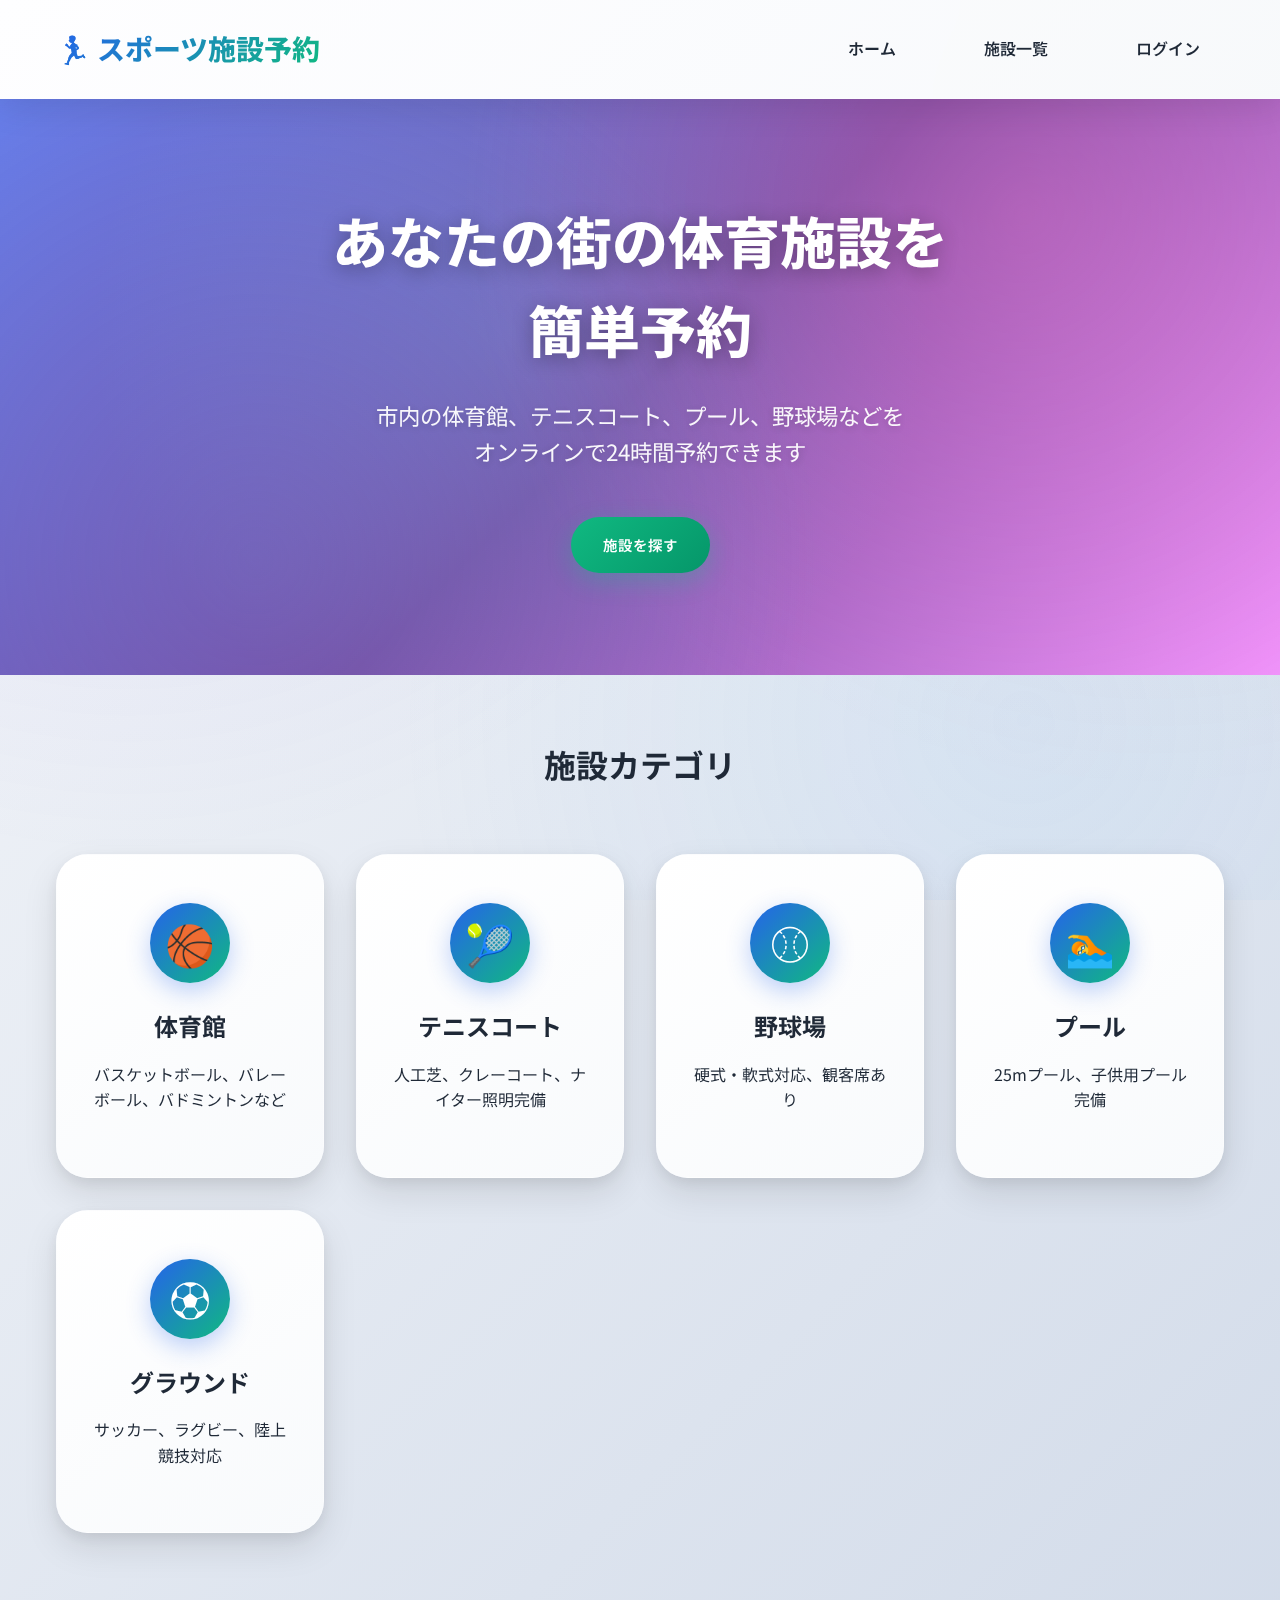
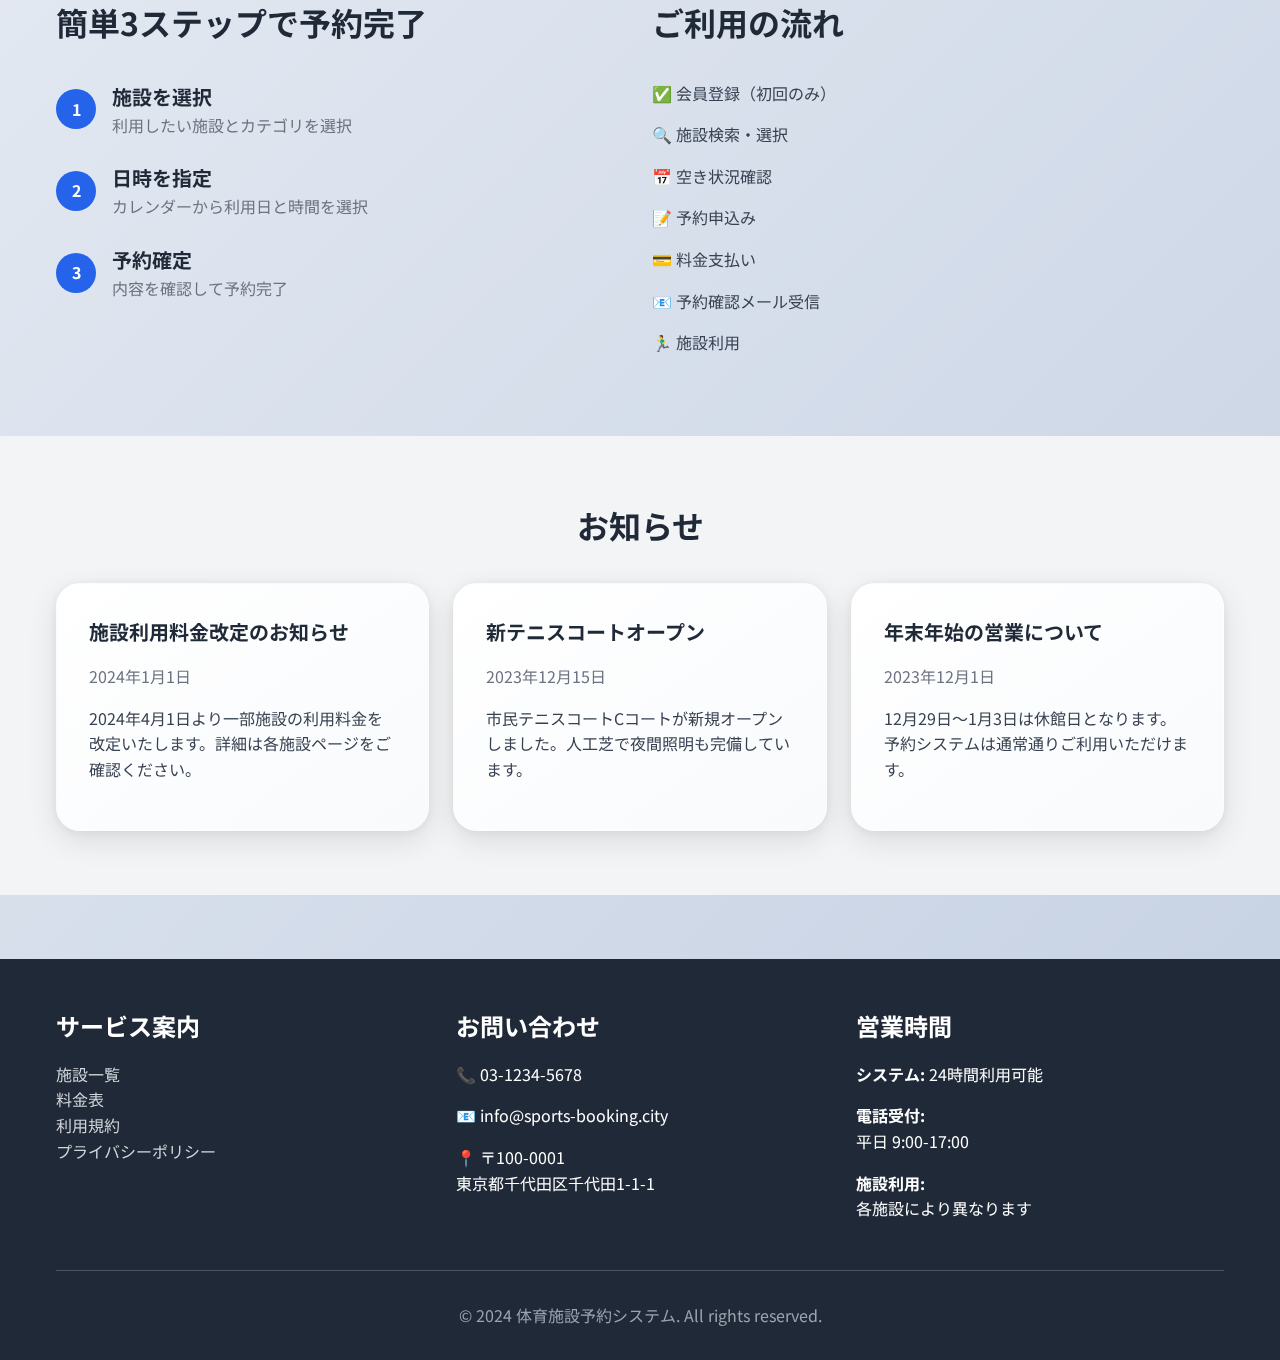
<file: index.html>
<!DOCTYPE html>
<html lang="ja">
<head>
    <meta charset="UTF-8">
    <meta name="viewport" content="width=device-width, initial-scale=1.0">
    <title>体育施設予約システム</title>
    <link rel="preconnect" href="https://fonts.googleapis.com">
    <link rel="preconnect" href="https://fonts.gstatic.com" crossorigin>
    <link href="https://fonts.googleapis.com/css2?family=Noto+Sans+JP:wght@400;500;700&display=swap" rel="stylesheet">
    <link rel="stylesheet" href="assets/css/style.css">
    <link rel="stylesheet" href="assets/css/responsive.css">
</head>
<body>
    <header class="header">
        <div class="container">
            <div class="header-content">
                <a href="index.html" class="logo">🏃‍♂️ スポーツ施設予約</a>
                <nav class="nav">
                    <a href="index.html">ホーム</a>
                    <a href="facilities.html">施設一覧</a>
                    <a href="#" class="login-btn">ログイン</a>
                </nav>
                <button class="mobile-menu-toggle">☰</button>
            </div>
        </div>
    </header>

    <main>
        <section class="hero">
            <div class="container">
                <h1>あなたの街の体育施設を<br>簡単予約</h1>
                <p>市内の体育館、テニスコート、プール、野球場などを<br>オンラインで24時間予約できます</p>
                <a href="facilities.html" class="btn btn-secondary">施設を探す</a>
            </div>
        </section>

        <section class="container" style="margin: 4rem auto;">
            <h2 class="text-center mb-4">施設カテゴリ</h2>
            <div class="facility-categories" id="facilityCategories">
                <a href="facilities.html?category=体育館" class="category-card">
                    <div class="category-icon">🏀</div>
                    <h3>体育館</h3>
                    <p>バスケットボール、バレーボール、バドミントンなど</p>
                </a>
                
                <a href="facilities.html?category=テニスコート" class="category-card">
                    <div class="category-icon">🎾</div>
                    <h3>テニスコート</h3>
                    <p>人工芝、クレーコート、ナイター照明完備</p>
                </a>
                
                <a href="facilities.html?category=野球場" class="category-card">
                    <div class="category-icon">⚾</div>
                    <h3>野球場</h3>
                    <p>硬式・軟式対応、観客席あり</p>
                </a>
                
                <a href="facilities.html?category=プール" class="category-card">
                    <div class="category-icon">🏊</div>
                    <h3>プール</h3>
                    <p>25mプール、子供用プール完備</p>
                </a>
                
                <a href="facilities.html?category=グラウンド" class="category-card">
                    <div class="category-icon">⚽</div>
                    <h3>グラウンド</h3>
                    <p>サッカー、ラグビー、陸上競技対応</p>
                </a>
            </div>
        </section>

        <section class="container" style="margin: 4rem auto;">
            <div class="grid grid-2">
                <div>
                    <h2>簡単3ステップで予約完了</h2>
                    <div style="margin-top: 2rem;">
                        <div class="d-flex align-center gap-2 mb-3">
                            <div style="width: 40px; height: 40px; background: var(--primary-color); color: white; border-radius: 50%; display: flex; align-items: center; justify-content: center; font-weight: bold;">1</div>
                            <div>
                                <h4 class="mb-0">施設を選択</h4>
                                <p class="mb-0 text-muted">利用したい施設とカテゴリを選択</p>
                            </div>
                        </div>
                        
                        <div class="d-flex align-center gap-2 mb-3">
                            <div style="width: 40px; height: 40px; background: var(--primary-color); color: white; border-radius: 50%; display: flex; align-items: center; justify-content: center; font-weight: bold;">2</div>
                            <div>
                                <h4 class="mb-0">日時を指定</h4>
                                <p class="mb-0 text-muted">カレンダーから利用日と時間を選択</p>
                            </div>
                        </div>
                        
                        <div class="d-flex align-center gap-2 mb-3">
                            <div style="width: 40px; height: 40px; background: var(--primary-color); color: white; border-radius: 50%; display: flex; align-items: center; justify-content: center; font-weight: bold;">3</div>
                            <div>
                                <h4 class="mb-0">予約確定</h4>
                                <p class="mb-0 text-muted">内容を確認して予約完了</p>
                            </div>
                        </div>
                    </div>
                </div>
                
                <div>
                    <h2>ご利用の流れ</h2>
                    <ul style="list-style: none; padding: 0; margin-top: 2rem;">
                        <li class="mb-2">✅ 会員登録（初回のみ）</li>
                        <li class="mb-2">🔍 施設検索・選択</li>
                        <li class="mb-2">📅 空き状況確認</li>
                        <li class="mb-2">📝 予約申込み</li>
                        <li class="mb-2">💳 料金支払い</li>
                        <li class="mb-2">📧 予約確認メール受信</li>
                        <li class="mb-2">🏃‍♂️ 施設利用</li>
                    </ul>
                </div>
            </div>
        </section>

        <section class="bg-light" style="padding: 4rem 0; margin-top: 4rem;">
            <div class="container">
                <h2 class="text-center mb-4">お知らせ</h2>
                <div class="grid grid-3">
                    <div class="card">
                        <h4>施設利用料金改定のお知らせ</h4>
                        <p class="text-muted mb-2">2024年1月1日</p>
                        <p>2024年4月1日より一部施設の利用料金を改定いたします。詳細は各施設ページをご確認ください。</p>
                    </div>
                    
                    <div class="card">
                        <h4>新テニスコートオープン</h4>
                        <p class="text-muted mb-2">2023年12月15日</p>
                        <p>市民テニスコートCコートが新規オープンしました。人工芝で夜間照明も完備しています。</p>
                    </div>
                    
                    <div class="card">
                        <h4>年末年始の営業について</h4>
                        <p class="text-muted mb-2">2023年12月1日</p>
                        <p>12月29日～1月3日は休館日となります。予約システムは通常通りご利用いただけます。</p>
                    </div>
                </div>
            </div>
        </section>
    </main>

    <footer class="footer">
        <div class="container">
            <div class="footer-content">
                <div class="footer-section">
                    <h3>サービス案内</h3>
                    <ul style="list-style: none; padding: 0;">
                        <li><a href="facilities.html">施設一覧</a></li>
                        <li><a href="#" onclick="alert('準備中です')">料金表</a></li>
                        <li><a href="#" onclick="alert('準備中です')">利用規約</a></li>
                        <li><a href="#" onclick="alert('準備中です')">プライバシーポリシー</a></li>
                    </ul>
                </div>
                
                <div class="footer-section">
                    <h3>お問い合わせ</h3>
                    <p>📞 03-1234-5678</p>
                    <p>📧 info@sports-booking.city</p>
                    <p>📍 〒100-0001<br>東京都千代田区千代田1-1-1</p>
                </div>
                
                <div class="footer-section">
                    <h3>営業時間</h3>
                    <p><strong>システム:</strong> 24時間利用可能</p>
                    <p><strong>電話受付:</strong><br>平日 9:00-17:00</p>
                    <p><strong>施設利用:</strong><br>各施設により異なります</p>
                </div>
            </div>
            
            <div class="footer-bottom">
                <p>&copy; 2024 体育施設予約システム. All rights reserved.</p>
            </div>
        </div>
    </footer>

    <script src="assets/js/main.js"></script>
    <script>
        // ログインボタンのクリック処理
        document.addEventListener('DOMContentLoaded', function() {
            const loginBtn = document.querySelector('.login-btn');
            if (loginBtn) {
                loginBtn.addEventListener('click', function(e) {
                    e.preventDefault();
                    window.location.href = 'login.html';
                });
            }
        });
    </script>
</body>
</html>
</file>
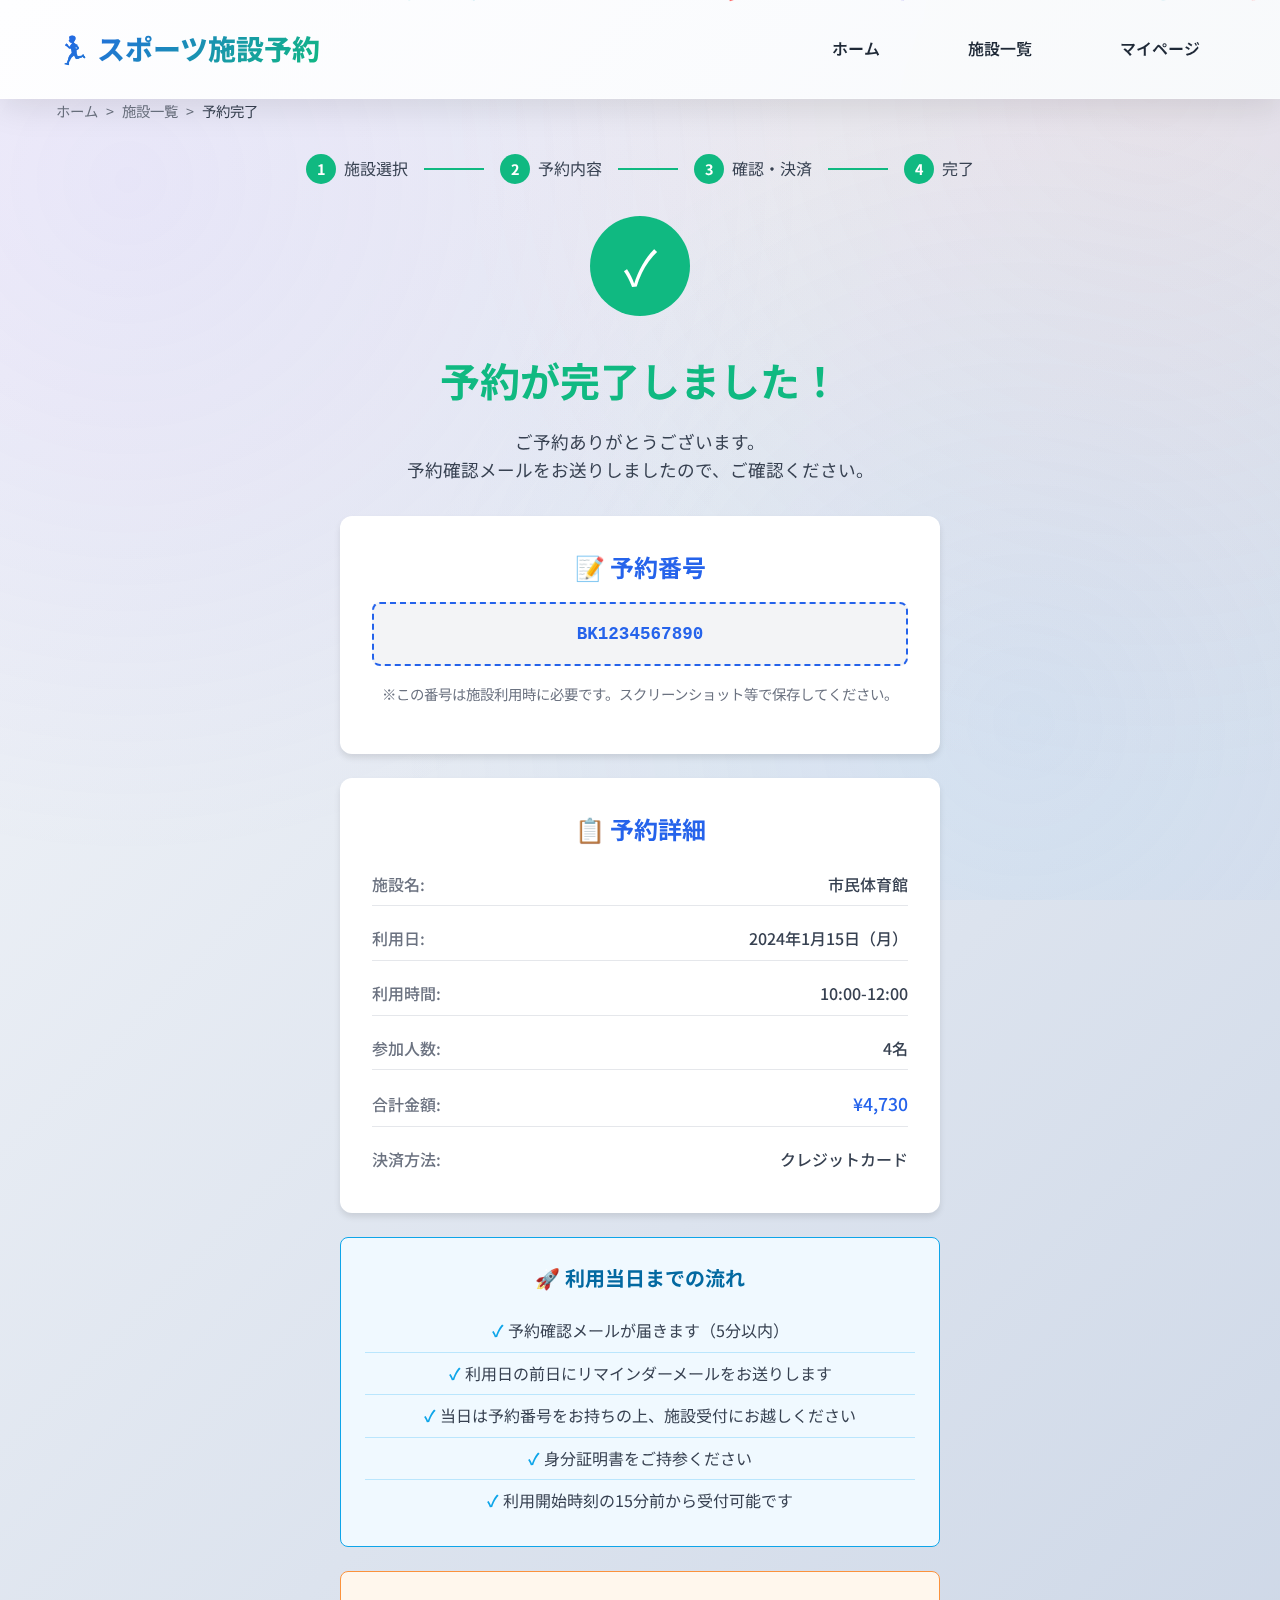
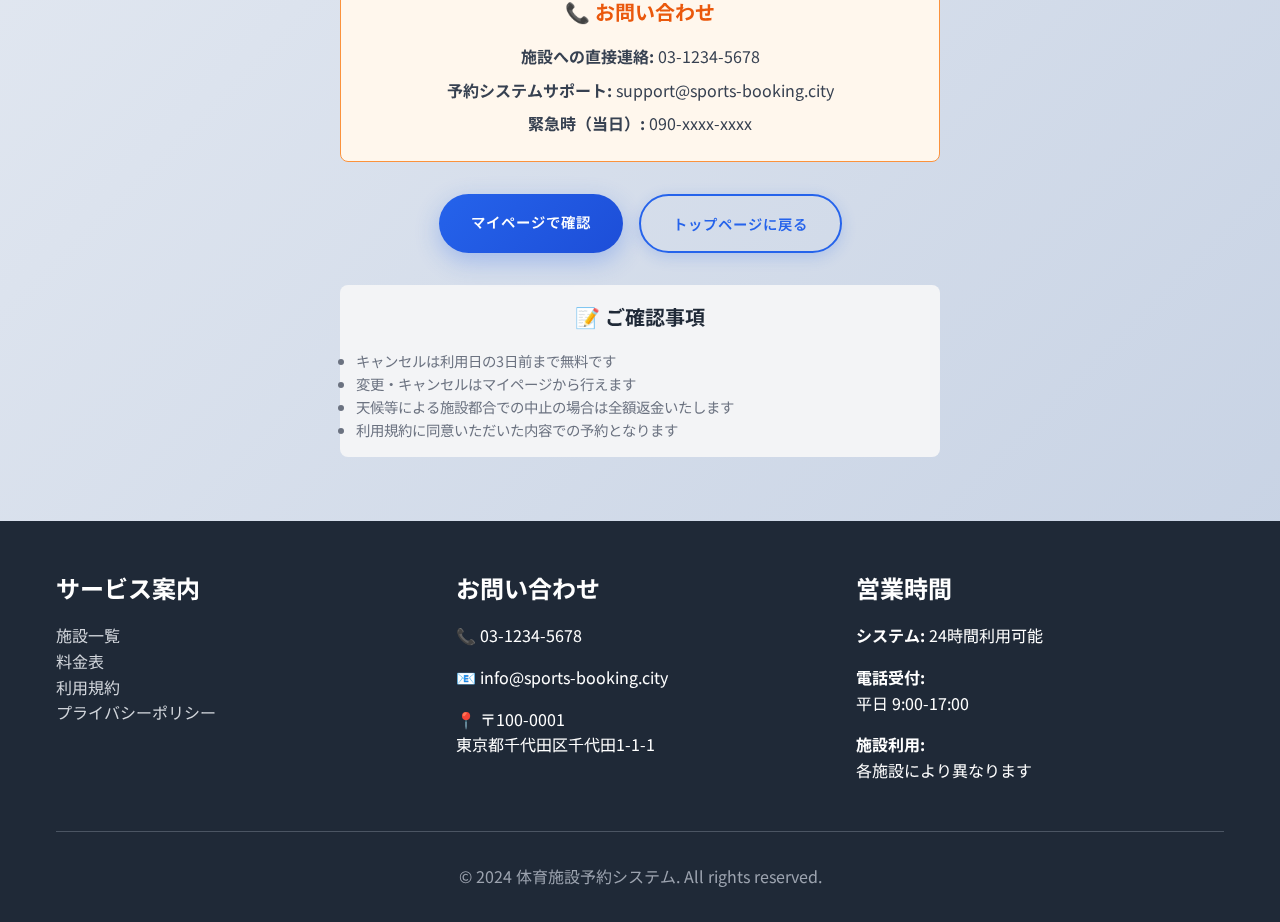
<file: booking-complete.html>
<!DOCTYPE html>
<html lang="ja">
<head>
    <meta charset="UTF-8">
    <meta name="viewport" content="width=device-width, initial-scale=1.0">
    <title>予約完了 - 体育施設予約システム</title>
    <link rel="preconnect" href="https://fonts.googleapis.com">
    <link rel="preconnect" href="https://fonts.gstatic.com" crossorigin>
    <link href="https://fonts.googleapis.com/css2?family=Noto+Sans+JP:wght@400;500;700&display=swap" rel="stylesheet">
    <link rel="stylesheet" href="assets/css/style.css">
    <link rel="stylesheet" href="assets/css/responsive.css">
    <style>
        .complete-container {
            max-width: 600px;
            margin: 0 auto;
            text-align: center;
        }
        
        .success-icon {
            width: 100px;
            height: 100px;
            background: var(--secondary-color);
            border-radius: 50%;
            display: flex;
            align-items: center;
            justify-content: center;
            margin: 0 auto 2rem;
            font-size: 3rem;
            color: white;
            animation: checkmark 0.6s ease-in-out;
        }
        
        @keyframes checkmark {
            0% {
                transform: scale(0);
            }
            50% {
                transform: scale(1.2);
            }
            100% {
                transform: scale(1);
            }
        }
        
        .complete-section {
            background: white;
            padding: 2rem;
            border-radius: 0.75rem;
            box-shadow: 0 4px 6px rgba(0,0,0,0.1);
            margin-bottom: 1.5rem;
            text-align: left;
        }
        
        .complete-section h3 {
            margin-bottom: 1rem;
            color: var(--primary-color);
            text-align: center;
        }
        
        .booking-id {
            background: var(--light-gray);
            padding: 1rem;
            border-radius: 0.5rem;
            font-family: monospace;
            font-size: 1.1rem;
            font-weight: bold;
            color: var(--primary-color);
            text-align: center;
            margin: 1rem 0;
            border: 2px dashed var(--primary-color);
        }
        
        .booking-details {
            display: grid;
            gap: 0.75rem;
        }
        
        .detail-item {
            display: flex;
            justify-content: space-between;
            align-items: center;
            padding: 0.5rem 0;
            border-bottom: 1px solid var(--border-color);
        }
        
        .detail-item:last-child {
            border-bottom: none;
        }
        
        .detail-label {
            font-weight: 500;
            color: var(--neutral-color);
        }
        
        .detail-value {
            font-weight: 500;
        }
        
        .next-steps {
            background: #f0f9ff;
            border: 1px solid #0ea5e9;
            border-radius: 0.5rem;
            padding: 1.5rem;
            margin: 1.5rem 0;
        }
        
        .next-steps h4 {
            color: #0369a1;
            margin-bottom: 1rem;
        }
        
        .next-steps ul {
            list-style: none;
            padding: 0;
        }
        
        .next-steps li {
            padding: 0.5rem 0;
            border-bottom: 1px solid #bae6fd;
        }
        
        .next-steps li:last-child {
            border-bottom: none;
        }
        
        .next-steps li:before {
            content: "✓ ";
            color: #0ea5e9;
            font-weight: bold;
        }
        
        .action-buttons {
            display: flex;
            gap: 1rem;
            justify-content: center;
            margin-top: 2rem;
        }
        
        @media (max-width: 768px) {
            .action-buttons {
                flex-direction: column;
                align-items: center;
            }
            
            .action-buttons .btn {
                width: 100%;
                max-width: 300px;
            }
        }
        
        .contact-info {
            background: #fff7ed;
            border: 1px solid #fb923c;
            border-radius: 0.5rem;
            padding: 1.5rem;
            margin: 1.5rem 0;
        }
        
        .contact-info h4 {
            color: #ea580c;
            margin-bottom: 1rem;
        }
        
        .contact-info p {
            margin-bottom: 0.5rem;
        }
        
        .contact-info p:last-child {
            margin-bottom: 0;
        }
        
        .step-indicator {
            display: flex;
            justify-content: center;
            align-items: center;
            margin-bottom: 2rem;
        }
        
        .step {
            display: flex;
            align-items: center;
            gap: 0.5rem;
        }
        
        .step-number {
            width: 30px;
            height: 30px;
            border-radius: 50%;
            display: flex;
            align-items: center;
            justify-content: center;
            font-weight: bold;
            font-size: 0.9rem;
            background: var(--secondary-color);
            color: white;
        }
        
        .step-separator {
            width: 60px;
            height: 2px;
            background: var(--secondary-color);
            margin: 0 1rem;
        }
    </style>
</head>
<body>
    <header class="header">
        <div class="container">
            <div class="header-content">
                <a href="index.html" class="logo">🏃‍♂️ スポーツ施設予約</a>
                <nav class="nav">
                    <a href="index.html">ホーム</a>
                    <a href="facilities.html">施設一覧</a>
                    <a href="mypage.html" class="login-btn">マイページ</a>
                </nav>
                <button class="mobile-menu-toggle">☰</button>
            </div>
        </div>
    </header>

    <main>
        <div class="container">
            <!-- パンくずリスト -->
            <nav class="breadcrumb">
                <a href="index.html">ホーム</a>
                <span class="breadcrumb-separator">></span>
                <a href="facilities.html">施設一覧</a>
                <span class="breadcrumb-separator">></span>
                <span>予約完了</span>
            </nav>

            <!-- ステップインジケーター -->
            <div class="step-indicator">
                <div class="step">
                    <div class="step-number">1</div>
                    <span>施設選択</span>
                </div>
                <div class="step-separator"></div>
                <div class="step">
                    <div class="step-number">2</div>
                    <span>予約内容</span>
                </div>
                <div class="step-separator"></div>
                <div class="step">
                    <div class="step-number">3</div>
                    <span>確認・決済</span>
                </div>
                <div class="step-separator"></div>
                <div class="step">
                    <div class="step-number">4</div>
                    <span>完了</span>
                </div>
            </div>

            <div class="complete-container">
                <!-- 成功アイコン -->
                <div class="success-icon">
                    ✓
                </div>
                
                <h1 style="color: var(--secondary-color); margin-bottom: 1rem;">予約が完了しました！</h1>
                <p style="font-size: 1.1rem; margin-bottom: 2rem;">
                    ご予約ありがとうございます。<br>
                    予約確認メールをお送りしましたので、ご確認ください。
                </p>

                <!-- 予約番号 -->
                <div class="complete-section">
                    <h3>📝 予約番号</h3>
                    <div class="booking-id" id="bookingId">
                        BK1234567890
                    </div>
                    <p style="text-align: center; font-size: 0.9rem; color: var(--neutral-color);">
                        ※この番号は施設利用時に必要です。スクリーンショット等で保存してください。
                    </p>
                </div>

                <!-- 予約詳細 -->
                <div class="complete-section">
                    <h3>📋 予約詳細</h3>
                    <div class="booking-details">
                        <div class="detail-item">
                            <span class="detail-label">施設名:</span>
                            <span class="detail-value">市民体育館</span>
                        </div>
                        <div class="detail-item">
                            <span class="detail-label">利用日:</span>
                            <span class="detail-value">2024年1月15日（月）</span>
                        </div>
                        <div class="detail-item">
                            <span class="detail-label">利用時間:</span>
                            <span class="detail-value">10:00-12:00</span>
                        </div>
                        <div class="detail-item">
                            <span class="detail-label">参加人数:</span>
                            <span class="detail-value">4名</span>
                        </div>
                        <div class="detail-item">
                            <span class="detail-label">合計金額:</span>
                            <span class="detail-value" style="color: var(--primary-color); font-size: 1.1rem;">¥4,730</span>
                        </div>
                        <div class="detail-item">
                            <span class="detail-label">決済方法:</span>
                            <span class="detail-value">クレジットカード</span>
                        </div>
                    </div>
                </div>

                <!-- 次のステップ -->
                <div class="next-steps">
                    <h4>🚀 利用当日までの流れ</h4>
                    <ul>
                        <li>予約確認メールが届きます（5分以内）</li>
                        <li>利用日の前日にリマインダーメールをお送りします</li>
                        <li>当日は予約番号をお持ちの上、施設受付にお越しください</li>
                        <li>身分証明書をご持参ください</li>
                        <li>利用開始時刻の15分前から受付可能です</li>
                    </ul>
                </div>

                <!-- お問い合わせ -->
                <div class="contact-info">
                    <h4>📞 お問い合わせ</h4>
                    <p><strong>施設への直接連絡:</strong> 03-1234-5678</p>
                    <p><strong>予約システムサポート:</strong> support@sports-booking.city</p>
                    <p><strong>緊急時（当日）:</strong> 090-xxxx-xxxx</p>
                </div>

                <!-- アクションボタン -->
                <div class="action-buttons">
                    <a href="mypage.html" class="btn btn-primary">マイページで確認</a>
                    <a href="index.html" class="btn btn-outline">トップページに戻る</a>
                </div>

                <!-- 追加情報 -->
                <div style="margin-top: 2rem; padding: 1rem; background: var(--light-gray); border-radius: 0.5rem;">
                    <h4 style="margin-bottom: 1rem;">📝 ご確認事項</h4>
                    <ul style="text-align: left; font-size: 0.9rem; color: var(--neutral-color);">
                        <li>キャンセルは利用日の3日前まで無料です</li>
                        <li>変更・キャンセルはマイページから行えます</li>
                        <li>天候等による施設都合での中止の場合は全額返金いたします</li>
                        <li>利用規約に同意いただいた内容での予約となります</li>
                    </ul>
                </div>
            </div>
        </div>
    </main>

    <footer class="footer">
        <div class="container">
            <div class="footer-content">
                <div class="footer-section">
                    <h3>サービス案内</h3>
                    <ul style="list-style: none; padding: 0;">
                        <li><a href="facilities.html">施設一覧</a></li>
                        <li><a href="#" onclick="alert('準備中です')">料金表</a></li>
                        <li><a href="#" onclick="alert('準備中です')">利用規約</a></li>
                        <li><a href="#" onclick="alert('準備中です')">プライバシーポリシー</a></li>
                    </ul>
                </div>
                
                <div class="footer-section">
                    <h3>お問い合わせ</h3>
                    <p>📞 03-1234-5678</p>
                    <p>📧 info@sports-booking.city</p>
                    <p>📍 〒100-0001<br>東京都千代田区千代田1-1-1</p>
                </div>
                
                <div class="footer-section">
                    <h3>営業時間</h3>
                    <p><strong>システム:</strong> 24時間利用可能</p>
                    <p><strong>電話受付:</strong><br>平日 9:00-17:00</p>
                    <p><strong>施設利用:</strong><br>各施設により異なります</p>
                </div>
            </div>
            
            <div class="footer-bottom">
                <p>&copy; 2024 体育施設予約システム. All rights reserved.</p>
            </div>
        </div>
    </footer>

    <script src="assets/js/main.js"></script>
    <script>
        document.addEventListener('DOMContentLoaded', function() {
            // 3秒後に自動的に紙吹雪エフェクトを表示（お祝い演出）
            setTimeout(() => {
                showCelebration();
            }, 1000);
        });
        
        function showCelebration() {
            // 簡易的な紙吹雪エフェクト
            const colors = ['#ff6b6b', '#4ecdc4', '#45b7d1', '#f9ca24', '#6c5ce7'];
            
            for (let i = 0; i < 50; i++) {
                setTimeout(() => {
                    createConfetti();
                }, i * 50);
            }
        }
        
        function createConfetti() {
            const confetti = document.createElement('div');
            confetti.style.position = 'fixed';
            confetti.style.top = '-10px';
            confetti.style.left = Math.random() * 100 + 'vw';
            confetti.style.width = '10px';
            confetti.style.height = '10px';
            confetti.style.backgroundColor = ['#ff6b6b', '#4ecdc4', '#45b7d1', '#f9ca24', '#6c5ce7'][Math.floor(Math.random() * 5)];
            confetti.style.transform = 'rotate(' + Math.random() * 360 + 'deg)';
            confetti.style.borderRadius = Math.random() > 0.5 ? '50%' : '0';
            confetti.style.pointerEvents = 'none';
            confetti.style.zIndex = '9999';
            confetti.style.animation = 'fall 3s linear forwards';
            
            // CSS animation for falling effect
            if (!document.getElementById('confetti-style')) {
                const style = document.createElement('style');
                style.id = 'confetti-style';
                style.textContent = `
                    @keyframes fall {
                        to {
                            transform: translateY(100vh) rotate(720deg);
                            opacity: 0;
                        }
                    }
                `;
                document.head.appendChild(style);
            }
            
            document.body.appendChild(confetti);
            
            // Remove confetti after animation
            setTimeout(() => {
                if (confetti.parentNode) {
                    confetti.parentNode.removeChild(confetti);
                }
            }, 3000);
        }
    </script>
</body>
</html>
</file>
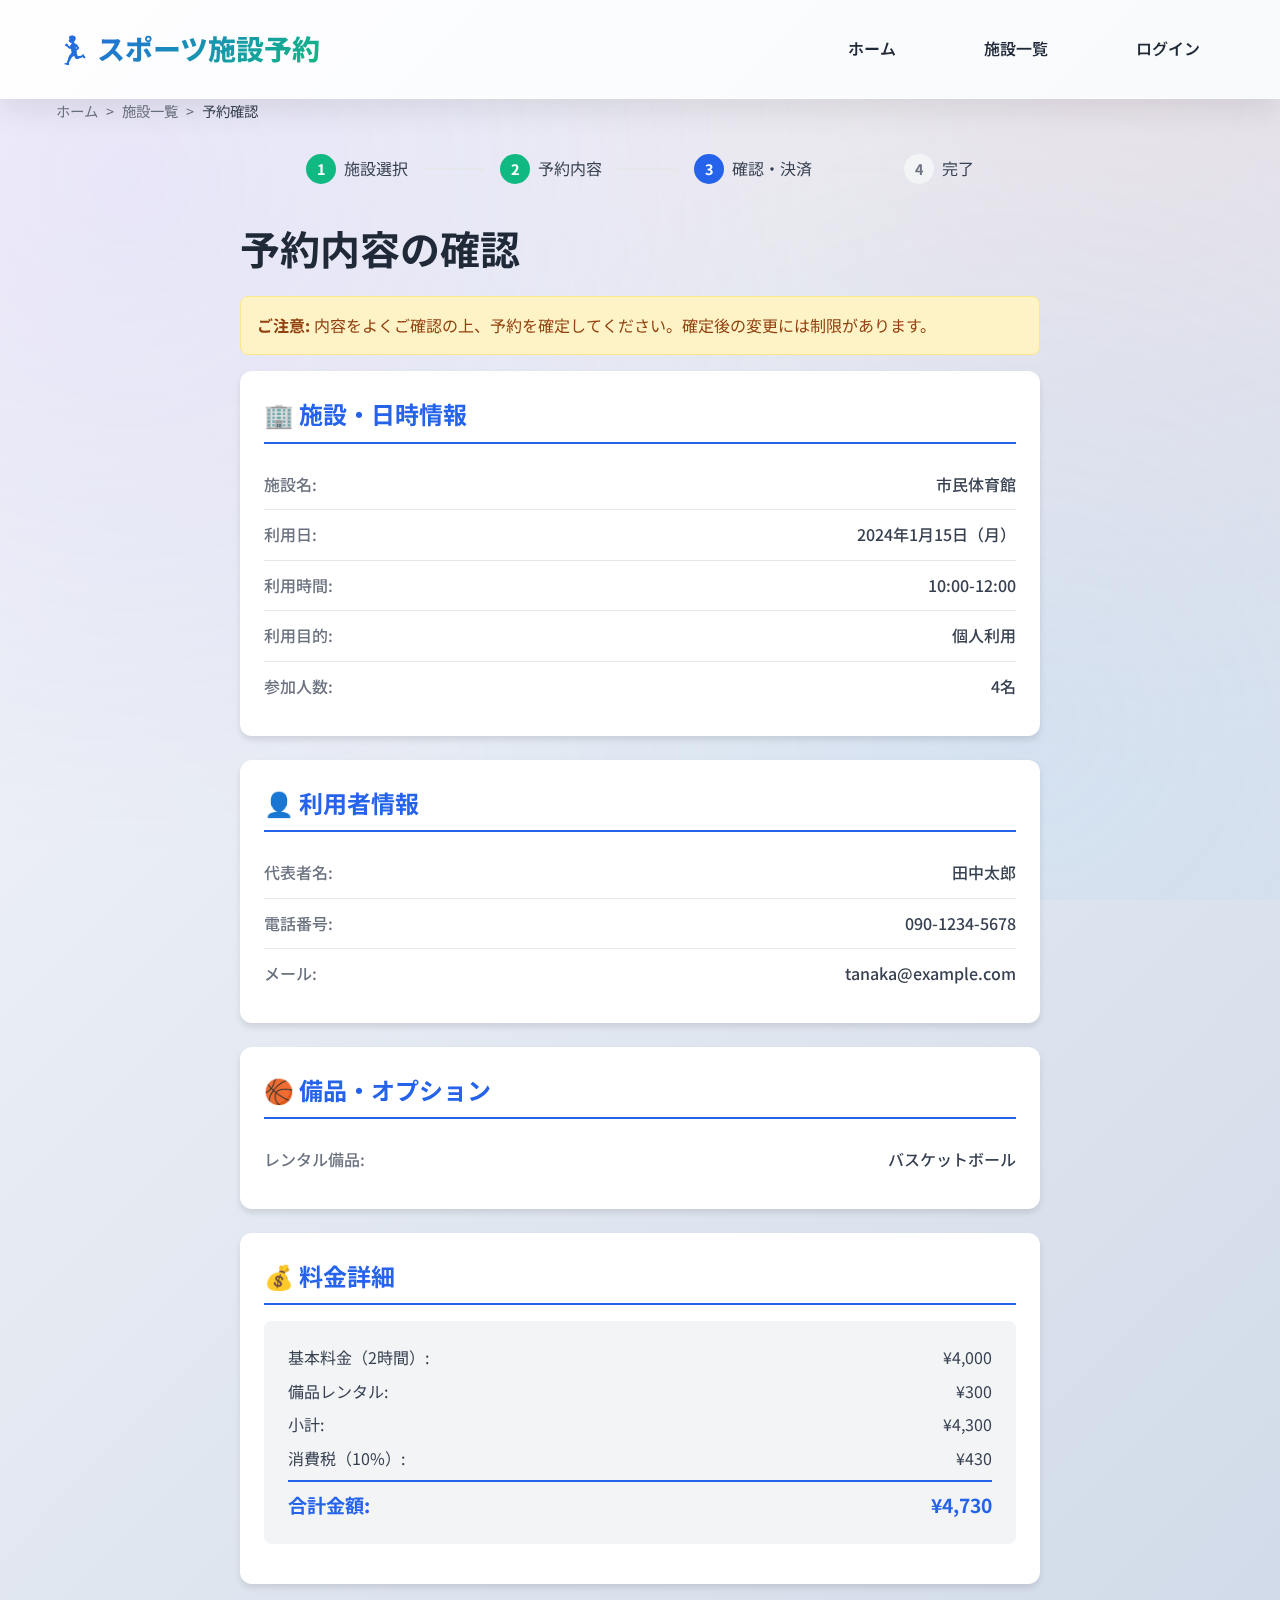
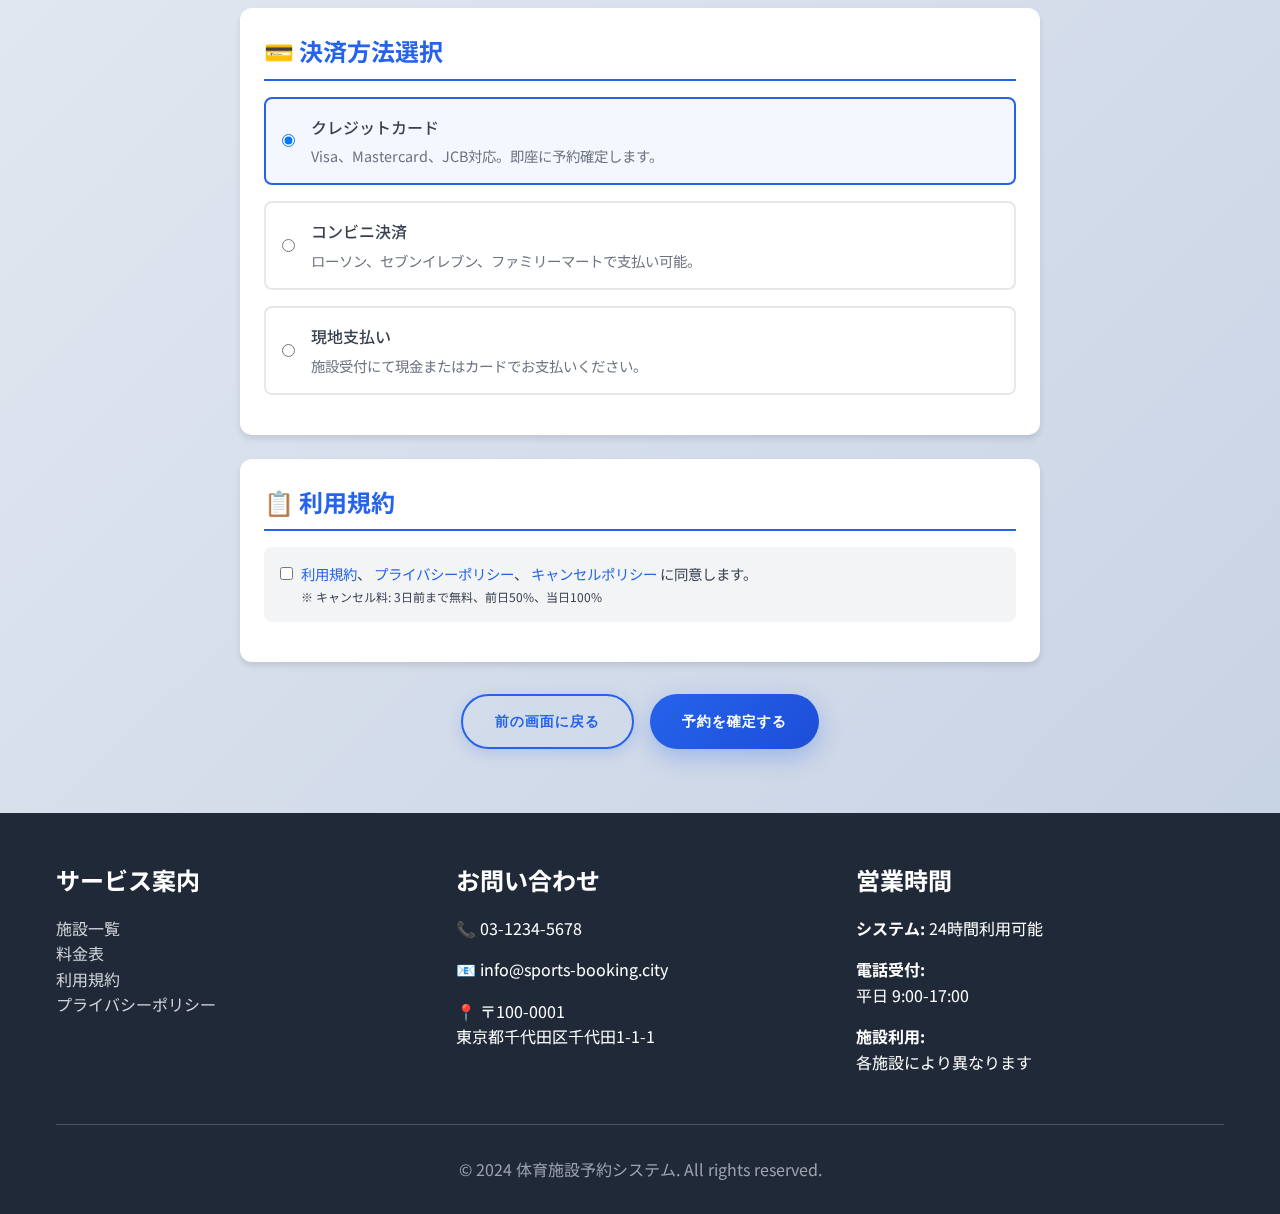
<file: booking-confirm.html>
<!DOCTYPE html>
<html lang="ja">
<head>
    <meta charset="UTF-8">
    <meta name="viewport" content="width=device-width, initial-scale=1.0">
    <title>予約確認 - 体育施設予約システム</title>
    <link rel="preconnect" href="https://fonts.googleapis.com">
    <link rel="preconnect" href="https://fonts.gstatic.com" crossorigin>
    <link href="https://fonts.googleapis.com/css2?family=Noto+Sans+JP:wght@400;500;700&display=swap" rel="stylesheet">
    <link rel="stylesheet" href="assets/css/style.css">
    <link rel="stylesheet" href="assets/css/responsive.css">
    <style>
        .confirm-container {
            max-width: 800px;
            margin: 0 auto;
        }
        
        .confirm-section {
            background: white;
            padding: 1.5rem;
            border-radius: 0.75rem;
            box-shadow: 0 4px 6px rgba(0,0,0,0.1);
            margin-bottom: 1.5rem;
        }
        
        .confirm-section h3 {
            margin-bottom: 1rem;
            color: var(--primary-color);
            border-bottom: 2px solid var(--primary-color);
            padding-bottom: 0.5rem;
        }
        
        .confirm-item {
            display: flex;
            justify-content: space-between;
            align-items: center;
            padding: 0.75rem 0;
            border-bottom: 1px solid var(--border-color);
        }
        
        .confirm-item:last-child {
            border-bottom: none;
        }
        
        .confirm-label {
            font-weight: 500;
            color: var(--neutral-color);
            flex: 0 0 120px;
        }
        
        .confirm-value {
            flex: 1;
            text-align: right;
            font-weight: 500;
        }
        
        .payment-methods {
            display: grid;
            gap: 1rem;
            margin: 1rem 0;
        }
        
        .payment-method {
            display: flex;
            align-items: center;
            padding: 1rem;
            border: 2px solid var(--border-color);
            border-radius: 0.5rem;
            cursor: pointer;
            transition: all 0.3s;
        }
        
        .payment-method:hover {
            border-color: var(--primary-color);
        }
        
        .payment-method.selected {
            border-color: var(--primary-color);
            background: rgba(37, 99, 235, 0.05);
        }
        
        .payment-method input[type="radio"] {
            margin-right: 1rem;
        }
        
        .payment-info {
            flex: 1;
        }
        
        .payment-title {
            font-weight: 500;
            margin-bottom: 0.25rem;
        }
        
        .payment-description {
            font-size: 0.9rem;
            color: var(--neutral-color);
        }
        
        .total-summary {
            background: var(--light-gray);
            padding: 1.5rem;
            border-radius: 0.5rem;
            margin: 1rem 0;
        }
        
        .total-item {
            display: flex;
            justify-content: space-between;
            margin-bottom: 0.5rem;
        }
        
        .total-item:last-child {
            margin-bottom: 0;
            font-size: 1.2rem;
            font-weight: bold;
            color: var(--primary-color);
            border-top: 2px solid var(--primary-color);
            padding-top: 0.5rem;
            margin-top: 0.5rem;
        }
        
        .terms-agreement {
            display: flex;
            align-items: flex-start;
            gap: 0.5rem;
            padding: 1rem;
            background: var(--light-gray);
            border-radius: 0.5rem;
            margin: 1rem 0;
        }
        
        .terms-agreement input[type="checkbox"] {
            margin-top: 0.25rem;
        }
        
        .terms-text {
            flex: 1;
            font-size: 0.9rem;
            line-height: 1.5;
        }
        
        .terms-text a {
            color: var(--primary-color);
            text-decoration: none;
        }
        
        .terms-text a:hover {
            text-decoration: underline;
        }
        
        .action-buttons {
            display: flex;
            gap: 1rem;
            justify-content: center;
            margin-top: 2rem;
        }
        
        @media (max-width: 768px) {
            .action-buttons {
                flex-direction: column;
            }
            
            .action-buttons .btn {
                width: 100%;
            }
        }
        
        .step-indicator {
            display: flex;
            justify-content: center;
            align-items: center;
            margin-bottom: 2rem;
        }
        
        .step {
            display: flex;
            align-items: center;
            gap: 0.5rem;
        }
        
        .step-number {
            width: 30px;
            height: 30px;
            border-radius: 50%;
            display: flex;
            align-items: center;
            justify-content: center;
            font-weight: bold;
            font-size: 0.9rem;
        }
        
        .step.active .step-number {
            background: var(--primary-color);
            color: white;
        }
        
        .step.completed .step-number {
            background: var(--secondary-color);
            color: white;
        }
        
        .step:not(.active):not(.completed) .step-number {
            background: var(--light-gray);
            color: var(--neutral-color);
        }
        
        .step-separator {
            width: 60px;
            height: 2px;
            background: var(--border-color);
            margin: 0 1rem;
        }
        
        .step.completed + .step .step-separator {
            background: var(--secondary-color);
        }
    </style>
</head>
<body>
    <header class="header">
        <div class="container">
            <div class="header-content">
                <a href="index.html" class="logo">🏃‍♂️ スポーツ施設予約</a>
                <nav class="nav">
                    <a href="index.html">ホーム</a>
                    <a href="facilities.html">施設一覧</a>
                    <a href="login.html" class="login-btn">ログイン</a>
                </nav>
                <button class="mobile-menu-toggle">☰</button>
            </div>
        </div>
    </header>

    <main>
        <div class="container">
            <!-- パンくずリスト -->
            <nav class="breadcrumb">
                <a href="index.html">ホーム</a>
                <span class="breadcrumb-separator">></span>
                <a href="facilities.html">施設一覧</a>
                <span class="breadcrumb-separator">></span>
                <span>予約確認</span>
            </nav>

            <!-- ステップインジケーター -->
            <div class="step-indicator">
                <div class="step completed">
                    <div class="step-number">1</div>
                    <span>施設選択</span>
                </div>
                <div class="step-separator"></div>
                <div class="step completed">
                    <div class="step-number">2</div>
                    <span>予約内容</span>
                </div>
                <div class="step-separator"></div>
                <div class="step active">
                    <div class="step-number">3</div>
                    <span>確認・決済</span>
                </div>
                <div class="step-separator"></div>
                <div class="step">
                    <div class="step-number">4</div>
                    <span>完了</span>
                </div>
            </div>

            <div class="confirm-container">
                <h1>予約内容の確認</h1>
                
                <div class="alert alert-warning">
                    <strong>ご注意:</strong> 内容をよくご確認の上、予約を確定してください。確定後の変更には制限があります。
                </div>

                <!-- 施設・日時情報 -->
                <div class="confirm-section">
                    <h3>🏢 施設・日時情報</h3>
                    <div class="confirm-item">
                        <span class="confirm-label">施設名:</span>
                        <span class="confirm-value" id="confirmFacilityName">市民体育館</span>
                    </div>
                    <div class="confirm-item">
                        <span class="confirm-label">利用日:</span>
                        <span class="confirm-value" id="confirmDate">2024年1月15日（月）</span>
                    </div>
                    <div class="confirm-item">
                        <span class="confirm-label">利用時間:</span>
                        <span class="confirm-value" id="confirmTimeSlots">10:00-12:00</span>
                    </div>
                    <div class="confirm-item">
                        <span class="confirm-label">利用目的:</span>
                        <span class="confirm-value" id="confirmPurpose">個人利用</span>
                    </div>
                    <div class="confirm-item">
                        <span class="confirm-label">参加人数:</span>
                        <span class="confirm-value" id="confirmParticipants">4名</span>
                    </div>
                </div>

                <!-- 利用者情報 -->
                <div class="confirm-section">
                    <h3>👤 利用者情報</h3>
                    <div class="confirm-item">
                        <span class="confirm-label">代表者名:</span>
                        <span class="confirm-value" id="confirmUserName">田中太郎</span>
                    </div>
                    <div class="confirm-item">
                        <span class="confirm-label">電話番号:</span>
                        <span class="confirm-value" id="confirmUserPhone">090-1234-5678</span>
                    </div>
                    <div class="confirm-item">
                        <span class="confirm-label">メール:</span>
                        <span class="confirm-value" id="confirmUserEmail">tanaka@example.com</span>
                    </div>
                </div>

                <!-- 備品・オプション -->
                <div class="confirm-section">
                    <h3>🏀 備品・オプション</h3>
                    <div class="confirm-item">
                        <span class="confirm-label">レンタル備品:</span>
                        <span class="confirm-value" id="confirmEquipment">バスケットボール</span>
                    </div>
                </div>

                <!-- 料金詳細 -->
                <div class="confirm-section">
                    <h3>💰 料金詳細</h3>
                    <div class="total-summary">
                        <div class="total-item">
                            <span>基本料金（2時間）:</span>
                            <span>¥4,000</span>
                        </div>
                        <div class="total-item">
                            <span>備品レンタル:</span>
                            <span>¥300</span>
                        </div>
                        <div class="total-item">
                            <span>小計:</span>
                            <span>¥4,300</span>
                        </div>
                        <div class="total-item">
                            <span>消費税（10%）:</span>
                            <span>¥430</span>
                        </div>
                        <div class="total-item">
                            <span>合計金額:</span>
                            <span>¥4,730</span>
                        </div>
                    </div>
                </div>

                <!-- 決済方法選択 -->
                <div class="confirm-section">
                    <h3>💳 決済方法選択</h3>
                    <div class="payment-methods">
                        <label class="payment-method" for="payment-credit">
                            <input type="radio" id="payment-credit" name="payment" value="credit" checked>
                            <div class="payment-info">
                                <div class="payment-title">クレジットカード</div>
                                <div class="payment-description">Visa、Mastercard、JCB対応。即座に予約確定します。</div>
                            </div>
                        </label>
                        
                        <label class="payment-method" for="payment-convenience">
                            <input type="radio" id="payment-convenience" name="payment" value="convenience">
                            <div class="payment-info">
                                <div class="payment-title">コンビニ決済</div>
                                <div class="payment-description">ローソン、セブンイレブン、ファミリーマートで支払い可能。</div>
                            </div>
                        </label>
                        
                        <label class="payment-method" for="payment-onsite">
                            <input type="radio" id="payment-onsite" name="payment" value="onsite">
                            <div class="payment-info">
                                <div class="payment-title">現地支払い</div>
                                <div class="payment-description">施設受付にて現金またはカードでお支払いください。</div>
                            </div>
                        </label>
                    </div>
                </div>

                <!-- 利用規約同意 -->
                <div class="confirm-section">
                    <h3>📋 利用規約</h3>
                    <div class="terms-agreement">
                        <input type="checkbox" id="termsAgreement" required>
                        <div class="terms-text">
                            <a href="#" onclick="alert('利用規約の詳細画面（準備中）')">利用規約</a>、
                            <a href="#" onclick="alert('プライバシーポリシーの詳細画面（準備中）')">プライバシーポリシー</a>、
                            <a href="#" onclick="alert('キャンセルポリシーの詳細画面（準備中）')">キャンセルポリシー</a>
                            に同意します。<br>
                            <small>※ キャンセル料: 3日前まで無料、前日50%、当日100%</small>
                        </div>
                    </div>
                </div>

                <!-- アクションボタン -->
                <div class="action-buttons">
                    <button type="button" onclick="history.back()" class="btn btn-outline">前の画面に戻る</button>
                    <button type="button" id="confirmBookingBtn" class="btn btn-primary" onclick="confirmBooking()">
                        予約を確定する
                    </button>
                </div>
            </div>
        </div>
    </main>

    <footer class="footer">
        <div class="container">
            <div class="footer-content">
                <div class="footer-section">
                    <h3>サービス案内</h3>
                    <ul style="list-style: none; padding: 0;">
                        <li><a href="facilities.html">施設一覧</a></li>
                        <li><a href="#" onclick="alert('準備中です')">料金表</a></li>
                        <li><a href="#" onclick="alert('準備中です')">利用規約</a></li>
                        <li><a href="#" onclick="alert('準備中です')">プライバシーポリシー</a></li>
                    </ul>
                </div>
                
                <div class="footer-section">
                    <h3>お問い合わせ</h3>
                    <p>📞 03-1234-5678</p>
                    <p>📧 info@sports-booking.city</p>
                    <p>📍 〒100-0001<br>東京都千代田区千代田1-1-1</p>
                </div>
                
                <div class="footer-section">
                    <h3>営業時間</h3>
                    <p><strong>システム:</strong> 24時間利用可能</p>
                    <p><strong>電話受付:</strong><br>平日 9:00-17:00</p>
                    <p><strong>施設利用:</strong><br>各施設により異なります</p>
                </div>
            </div>
            
            <div class="footer-bottom">
                <p>&copy; 2024 体育施設予約システム. All rights reserved.</p>
            </div>
        </div>
    </footer>

    <script src="assets/js/main.js"></script>
    <script>
        document.addEventListener('DOMContentLoaded', function() {
            // 決済方法の選択処理
            document.querySelectorAll('input[name="payment"]').forEach(radio => {
                radio.addEventListener('change', function() {
                    // 全ての決済方法からselectedクラスを削除
                    document.querySelectorAll('.payment-method').forEach(method => {
                        method.classList.remove('selected');
                    });
                    
                    // 選択された決済方法にselectedクラスを追加
                    this.closest('.payment-method').classList.add('selected');
                    
                    // 確認ボタンのテキストを変更
                    const confirmBtn = document.getElementById('confirmBookingBtn');
                    if (this.value === 'credit') {
                        confirmBtn.textContent = '決済して予約を確定する';
                    } else if (this.value === 'convenience') {
                        confirmBtn.textContent = '予約確定（コンビニ決済）';
                    } else {
                        confirmBtn.textContent = '予約を確定する';
                    }
                });
            });
            
            // 初期状態で最初の決済方法を選択状態にする
            document.querySelector('.payment-method').classList.add('selected');
            
            // 利用規約同意チェックボックスの監視
            document.getElementById('termsAgreement').addEventListener('change', function() {
                const confirmBtn = document.getElementById('confirmBookingBtn');
                confirmBtn.disabled = !this.checked;
                
                if (this.checked) {
                    confirmBtn.classList.remove('disabled');
                } else {
                    confirmBtn.classList.add('disabled');
                }
            });
            
            // 初期状態で確認ボタンを無効化
            document.getElementById('confirmBookingBtn').disabled = true;
            document.getElementById('confirmBookingBtn').classList.add('disabled');
        });
        
        function confirmBooking() {
            const termsAgreed = document.getElementById('termsAgreement').checked;
            const selectedPayment = document.querySelector('input[name="payment"]:checked').value;
            
            if (!termsAgreed) {
                alert('利用規約への同意が必要です');
                return;
            }
            
            // 予約確定処理（模擬）
            const confirmBtn = document.getElementById('confirmBookingBtn');
            confirmBtn.disabled = true;
            confirmBtn.textContent = '処理中...';
            
            // 決済方法に応じた処理の模擬
            setTimeout(() => {
                if (selectedPayment === 'credit') {
                    // クレジットカード決済の模擬
                    alert('クレジットカード決済を開始します（模擬）');
                } else if (selectedPayment === 'convenience') {
                    // コンビニ決済の模擬
                    alert('コンビニ決済用の番号を発行します（模擬）');
                }
                
                // 完了ページへ遷移
                window.location.href = 'booking-complete.html';
            }, 2000);
        }
    </script>
</body>
</html>
</file>
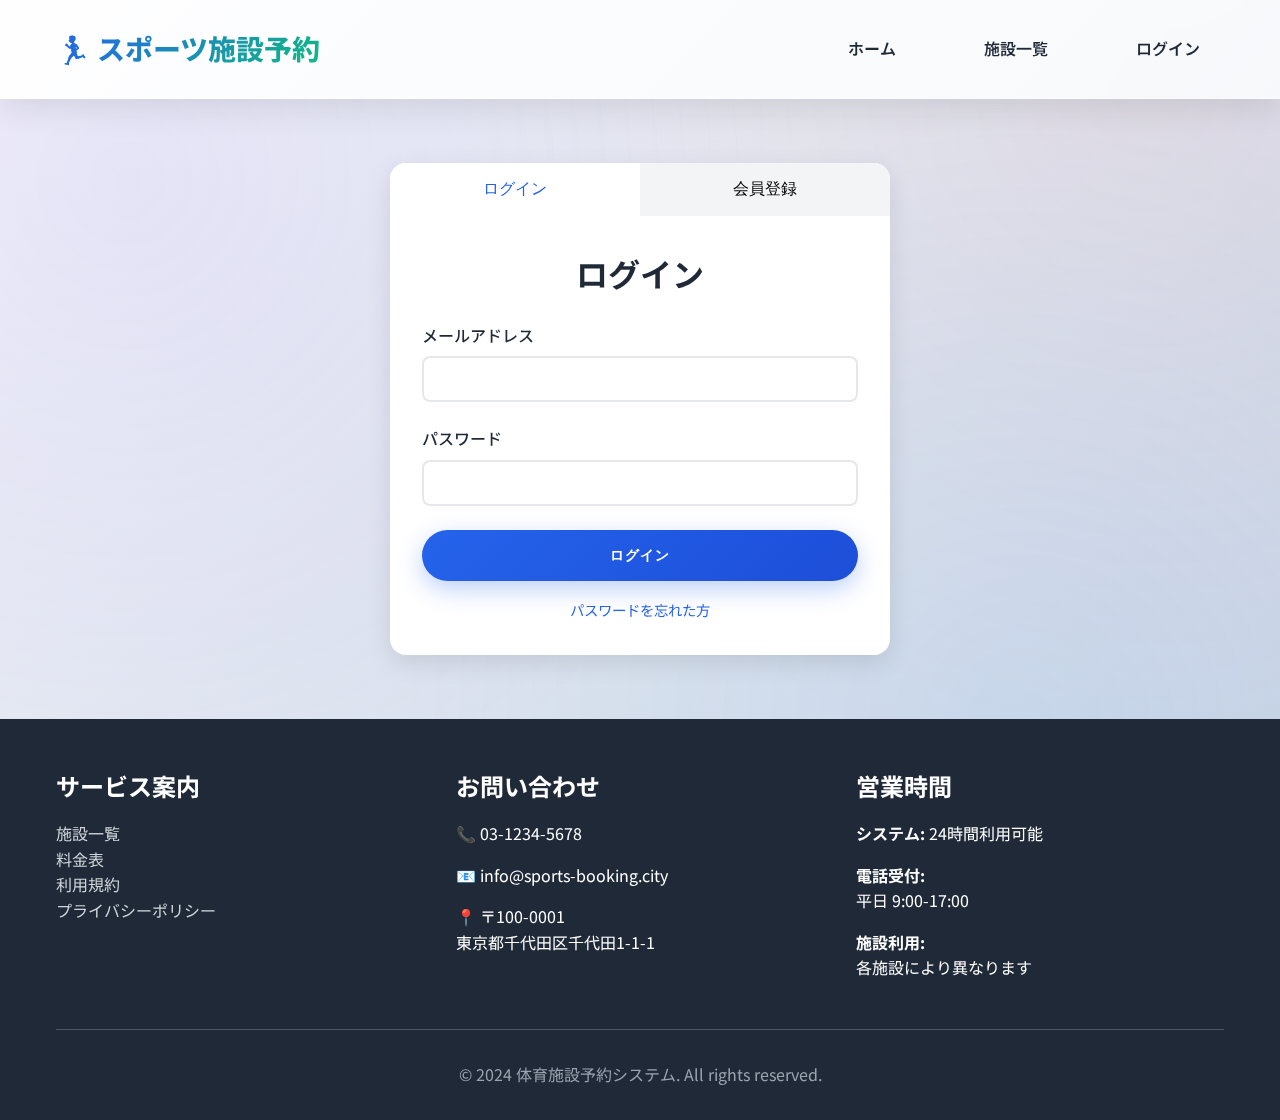
<file: login.html>
<!DOCTYPE html>
<html lang="ja">
<head>
    <meta charset="UTF-8">
    <meta name="viewport" content="width=device-width, initial-scale=1.0">
    <title>ログイン・会員登録 - 体育施設予約システム</title>
    <link rel="preconnect" href="https://fonts.googleapis.com">
    <link rel="preconnect" href="https://fonts.gstatic.com" crossorigin>
    <link href="https://fonts.googleapis.com/css2?family=Noto+Sans+JP:wght@400;500;700&display=swap" rel="stylesheet">
    <link rel="stylesheet" href="assets/css/style.css">
    <link rel="stylesheet" href="assets/css/responsive.css">
    <style>
        .auth-container {
            max-width: 500px;
            margin: 4rem auto;
            background: white;
            border-radius: 1rem;
            box-shadow: 0 8px 25px rgba(0,0,0,0.1);
            overflow: hidden;
        }
        
        .auth-tabs {
            display: flex;
            background: var(--light-gray);
        }
        
        .auth-tab {
            flex: 1;
            padding: 1rem;
            text-align: center;
            background: none;
            border: none;
            cursor: pointer;
            font-size: 1rem;
            font-weight: 500;
            transition: all 0.3s;
        }
        
        .auth-tab.active {
            background: white;
            color: var(--primary-color);
        }
        
        .auth-content {
            padding: 2rem;
        }
        
        .auth-form {
            display: none;
        }
        
        .auth-form.active {
            display: block;
        }
        
        .forgot-password {
            text-align: center;
            margin-top: 1rem;
        }
        
        .forgot-password a {
            color: var(--primary-color);
            text-decoration: none;
            font-size: 0.9rem;
        }
        
        .forgot-password a:hover {
            text-decoration: underline;
        }
    </style>
</head>
<body>
    <header class="header">
        <div class="container">
            <div class="header-content">
                <a href="index.html" class="logo">🏃‍♂️ スポーツ施設予約</a>
                <nav class="nav">
                    <a href="index.html">ホーム</a>
                    <a href="facilities.html">施設一覧</a>
                    <a href="login.html">ログイン</a>
                </nav>
                <button class="mobile-menu-toggle">☰</button>
            </div>
        </div>
    </header>

    <main>
        <div class="container">
            <div class="auth-container">
                <div class="auth-tabs">
                    <button class="auth-tab active" id="loginTab">ログイン</button>
                    <button class="auth-tab" id="registerTab">会員登録</button>
                </div>
                
                <div class="auth-content">
                    <!-- ログインフォーム -->
                    <form class="auth-form active" id="loginForm">
                        <h2 class="text-center mb-3">ログイン</h2>
                        
                        <div class="form-group">
                            <label for="loginEmail" class="form-label">メールアドレス</label>
                            <input type="email" id="loginEmail" class="form-input" required>
                        </div>
                        
                        <div class="form-group">
                            <label for="loginPassword" class="form-label">パスワード</label>
                            <input type="password" id="loginPassword" class="form-input" required>
                        </div>
                        
                        <button type="submit" class="btn btn-primary w-full">ログイン</button>
                        
                        <div class="forgot-password">
                            <a href="#" onclick="alert('パスワードリセット機能は準備中です')">パスワードを忘れた方</a>
                        </div>
                    </form>
                    
                    <!-- 会員登録フォーム -->
                    <form class="auth-form" id="registerForm">
                        <h2 class="text-center mb-3">会員登録</h2>
                        
                        <div class="form-group">
                            <label for="registerName" class="form-label">お名前</label>
                            <input type="text" id="registerName" class="form-input" required>
                        </div>
                        
                        <div class="form-group">
                            <label for="registerEmail" class="form-label">メールアドレス</label>
                            <input type="email" id="registerEmail" class="form-input" required>
                        </div>
                        
                        <div class="form-group">
                            <label for="registerPhone" class="form-label">電話番号</label>
                            <input type="tel" id="registerPhone" class="form-input" required>
                        </div>
                        
                        <div class="form-group">
                            <label for="registerAddress" class="form-label">住所</label>
                            <input type="text" id="registerAddress" class="form-input" required>
                        </div>
                        
                        <div class="form-group">
                            <label for="registerPassword" class="form-label">パスワード</label>
                            <input type="password" id="registerPassword" class="form-input" required>
                        </div>
                        
                        <div class="form-group">
                            <label for="registerPasswordConfirm" class="form-label">パスワード（確認）</label>
                            <input type="password" id="registerPasswordConfirm" class="form-input" required>
                        </div>
                        
                        <div class="form-group">
                            <label style="display: flex; align-items: center; gap: 0.5rem;">
                                <input type="checkbox" required>
                                <span>利用規約に同意します</span>
                            </label>
                        </div>
                        
                        <button type="submit" class="btn btn-primary w-full">会員登録</button>
                    </form>
                </div>
            </div>
        </div>
    </main>

    <footer class="footer">
        <div class="container">
            <div class="footer-content">
                <div class="footer-section">
                    <h3>サービス案内</h3>
                    <ul style="list-style: none; padding: 0;">
                        <li><a href="facilities.html">施設一覧</a></li>
                        <li><a href="#" onclick="alert('準備中です')">料金表</a></li>
                        <li><a href="#" onclick="alert('準備中です')">利用規約</a></li>
                        <li><a href="#" onclick="alert('準備中です')">プライバシーポリシー</a></li>
                    </ul>
                </div>
                
                <div class="footer-section">
                    <h3>お問い合わせ</h3>
                    <p>📞 03-1234-5678</p>
                    <p>📧 info@sports-booking.city</p>
                    <p>📍 〒100-0001<br>東京都千代田区千代田1-1-1</p>
                </div>
                
                <div class="footer-section">
                    <h3>営業時間</h3>
                    <p><strong>システム:</strong> 24時間利用可能</p>
                    <p><strong>電話受付:</strong><br>平日 9:00-17:00</p>
                    <p><strong>施設利用:</strong><br>各施設により異なります</p>
                </div>
            </div>
            
            <div class="footer-bottom">
                <p>&copy; 2024 体育施設予約システム. All rights reserved.</p>
            </div>
        </div>
    </footer>

    <script src="assets/js/main.js"></script>
    <script>
        // Tab switching functionality
        document.addEventListener('DOMContentLoaded', function() {
            const loginTab = document.getElementById('loginTab');
            const registerTab = document.getElementById('registerTab');
            const loginForm = document.getElementById('loginForm');
            const registerForm = document.getElementById('registerForm');
            
            loginTab.addEventListener('click', function() {
                loginTab.classList.add('active');
                registerTab.classList.remove('active');
                loginForm.classList.add('active');
                registerForm.classList.remove('active');
            });
            
            registerTab.addEventListener('click', function() {
                registerTab.classList.add('active');
                loginTab.classList.remove('active');
                registerForm.classList.add('active');
                loginForm.classList.remove('active');
            });
            
            // Form validation
            registerForm.addEventListener('submit', function(e) {
                const password = document.getElementById('registerPassword').value;
                const passwordConfirm = document.getElementById('registerPasswordConfirm').value;
                
                if (password !== passwordConfirm) {
                    e.preventDefault();
                    alert('パスワードが一致しません');
                }
            });
        });
    </script>
</body>
</html>
</file>
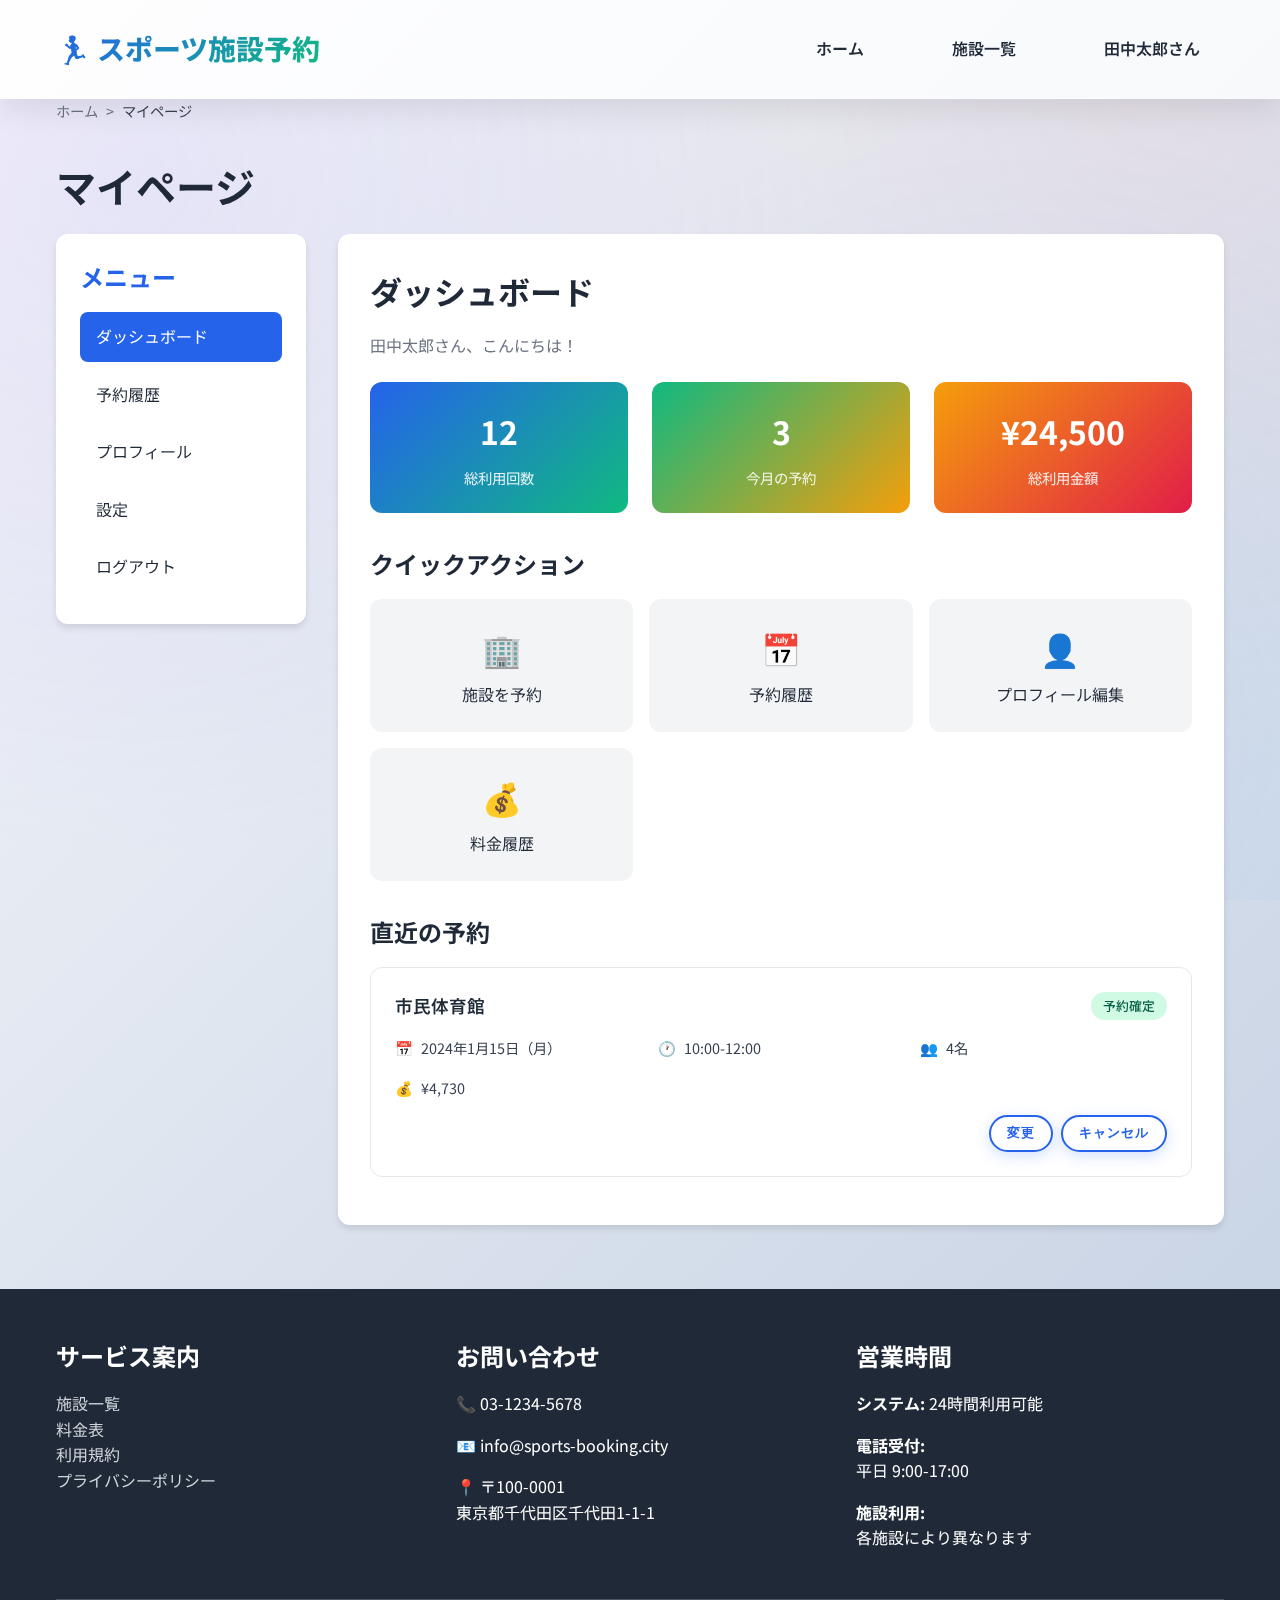
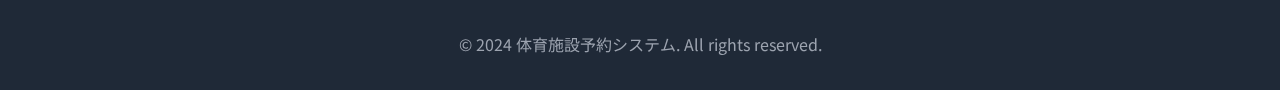
<file: mypage.html>
<!DOCTYPE html>
<html lang="ja">
<head>
    <meta charset="UTF-8">
    <meta name="viewport" content="width=device-width, initial-scale=1.0">
    <title>マイページ - 体育施設予約システム</title>
    <link rel="preconnect" href="https://fonts.googleapis.com">
    <link rel="preconnect" href="https://fonts.gstatic.com" crossorigin>
    <link href="https://fonts.googleapis.com/css2?family=Noto+Sans+JP:wght@400;500;700&display=swap" rel="stylesheet">
    <link rel="stylesheet" href="assets/css/style.css">
    <link rel="stylesheet" href="assets/css/responsive.css">
    <style>
        .mypage-container {
            display: grid;
            grid-template-columns: 250px 1fr;
            gap: 2rem;
            margin-bottom: 2rem;
        }
        
        @media (max-width: 768px) {
            .mypage-container {
                grid-template-columns: 1fr;
            }
        }
        
        .sidebar {
            background: white;
            border-radius: 0.75rem;
            box-shadow: 0 4px 6px rgba(0,0,0,0.1);
            padding: 1.5rem;
            height: fit-content;
            position: sticky;
            top: 2rem;
        }
        
        .sidebar h3 {
            margin-bottom: 1rem;
            color: var(--primary-color);
        }
        
        .sidebar-menu {
            list-style: none;
            padding: 0;
        }
        
        .sidebar-menu li {
            margin-bottom: 0.5rem;
        }
        
        .sidebar-menu a {
            display: block;
            padding: 0.75rem 1rem;
            text-decoration: none;
            color: var(--text-dark);
            border-radius: 0.5rem;
            transition: all 0.3s;
        }
        
        .sidebar-menu a:hover,
        .sidebar-menu a.active {
            background: var(--primary-color);
            color: white;
        }
        
        .main-content {
            background: white;
            border-radius: 0.75rem;
            box-shadow: 0 4px 6px rgba(0,0,0,0.1);
            padding: 2rem;
            min-height: 600px;
        }
        
        .content-section {
            display: none;
        }
        
        .content-section.active {
            display: block;
        }
        
        .user-info {
            display: grid;
            gap: 1rem;
            margin-bottom: 2rem;
        }
        
        .info-card {
            background: var(--light-gray);
            padding: 1rem;
            border-radius: 0.5rem;
            border-left: 4px solid var(--primary-color);
        }
        
        .info-label {
            font-size: 0.9rem;
            color: var(--neutral-color);
            margin-bottom: 0.25rem;
        }
        
        .info-value {
            font-weight: 500;
        }
        
        .booking-card {
            background: white;
            border: 1px solid var(--border-color);
            border-radius: 0.75rem;
            padding: 1.5rem;
            margin-bottom: 1rem;
            transition: all 0.3s;
        }
        
        .booking-card:hover {
            box-shadow: 0 4px 12px rgba(0,0,0,0.1);
        }
        
        .booking-header {
            display: flex;
            justify-content: space-between;
            align-items: flex-start;
            margin-bottom: 1rem;
        }
        
        .booking-title {
            font-size: 1.1rem;
            font-weight: 600;
            color: var(--text-dark);
        }
        
        .booking-status {
            padding: 0.25rem 0.75rem;
            border-radius: 1rem;
            font-size: 0.8rem;
            font-weight: 500;
        }
        
        .status-confirmed {
            background: #d1fae5;
            color: #065f46;
        }
        
        .status-pending {
            background: #fef3c7;
            color: #92400e;
        }
        
        .status-cancelled {
            background: #fee2e2;
            color: #991b1b;
        }
        
        .booking-details {
            display: grid;
            grid-template-columns: repeat(auto-fit, minmax(200px, 1fr));
            gap: 1rem;
            margin-bottom: 1rem;
        }
        
        .booking-detail {
            display: flex;
            align-items: center;
            gap: 0.5rem;
            font-size: 0.9rem;
        }
        
        .booking-detail-icon {
            color: var(--primary-color);
        }
        
        .booking-actions {
            display: flex;
            gap: 0.5rem;
            justify-content: flex-end;
        }
        
        .btn-small {
            padding: 0.5rem 1rem;
            font-size: 0.8rem;
        }
        
        .stats-grid {
            display: grid;
            grid-template-columns: repeat(auto-fit, minmax(200px, 1fr));
            gap: 1.5rem;
            margin-bottom: 2rem;
        }
        
        .stat-card {
            background: linear-gradient(135deg, var(--primary-color), var(--secondary-color));
            color: white;
            padding: 1.5rem;
            border-radius: 0.75rem;
            text-align: center;
        }
        
        .stat-value {
            font-size: 2rem;
            font-weight: bold;
            margin-bottom: 0.5rem;
        }
        
        .stat-label {
            font-size: 0.9rem;
            opacity: 0.9;
        }
        
        .quick-actions {
            display: grid;
            grid-template-columns: repeat(auto-fit, minmax(200px, 1fr));
            gap: 1rem;
            margin-bottom: 2rem;
        }
        
        .quick-action {
            background: var(--light-gray);
            padding: 1.5rem;
            border-radius: 0.75rem;
            text-align: center;
            text-decoration: none;
            color: var(--text-dark);
            transition: all 0.3s;
        }
        
        .quick-action:hover {
            background: var(--primary-color);
            color: white;
            transform: translateY(-2px);
        }
        
        .quick-action-icon {
            font-size: 2rem;
            margin-bottom: 0.5rem;
        }
        
        .empty-state {
            text-align: center;
            padding: 3rem;
            color: var(--neutral-color);
        }
        
        .empty-state-icon {
            font-size: 4rem;
            margin-bottom: 1rem;
            opacity: 0.5;
        }
        
        @media (max-width: 768px) {
            .sidebar {
                position: static;
            }
            
            .sidebar-menu {
                display: flex;
                overflow-x: auto;
                gap: 0.5rem;
                padding-bottom: 1rem;
            }
            
            .sidebar-menu li {
                margin-bottom: 0;
                flex-shrink: 0;
            }
            
            .booking-header {
                flex-direction: column;
                gap: 0.5rem;
            }
            
            .booking-actions {
                justify-content: flex-start;
            }
        }
    </style>
</head>
<body>
    <header class="header">
        <div class="container">
            <div class="header-content">
                <a href="index.html" class="logo">🏃‍♂️ スポーツ施設予約</a>
                <nav class="nav">
                    <a href="index.html">ホーム</a>
                    <a href="facilities.html">施設一覧</a>
                    <a href="mypage.html" class="login-btn">田中太郎さん</a>
                </nav>
                <button class="mobile-menu-toggle">☰</button>
            </div>
        </div>
    </header>

    <main>
        <div class="container">
            <!-- パンくずリスト -->
            <nav class="breadcrumb">
                <a href="index.html">ホーム</a>
                <span class="breadcrumb-separator">></span>
                <span>マイページ</span>
            </nav>

            <h1>マイページ</h1>

            <div class="mypage-container">
                <!-- サイドバー -->
                <div class="sidebar">
                    <h3>メニュー</h3>
                    <ul class="sidebar-menu">
                        <li><a href="#" class="menu-item active" data-section="dashboard">ダッシュボード</a></li>
                        <li><a href="#" class="menu-item" data-section="bookings">予約履歴</a></li>
                        <li><a href="#" class="menu-item" data-section="profile">プロフィール</a></li>
                        <li><a href="#" class="menu-item" data-section="settings">設定</a></li>
                        <li><a href="#" onclick="logout()">ログアウト</a></li>
                    </ul>
                </div>

                <!-- メインコンテンツ -->
                <div class="main-content">
                    <!-- ダッシュボード -->
                    <div class="content-section active" id="dashboard">
                        <h2>ダッシュボード</h2>
                        <p class="text-muted mb-3">田中太郎さん、こんにちは！</p>

                        <!-- 統計情報 -->
                        <div class="stats-grid">
                            <div class="stat-card">
                                <div class="stat-value">12</div>
                                <div class="stat-label">総利用回数</div>
                            </div>
                            <div class="stat-card" style="background: linear-gradient(135deg, var(--secondary-color), var(--accent-color));">
                                <div class="stat-value">3</div>
                                <div class="stat-label">今月の予約</div>
                            </div>
                            <div class="stat-card" style="background: linear-gradient(135deg, var(--accent-color), #e11d48);">
                                <div class="stat-value">¥24,500</div>
                                <div class="stat-label">総利用金額</div>
                            </div>
                        </div>

                        <!-- クイックアクション -->
                        <h3>クイックアクション</h3>
                        <div class="quick-actions">
                            <a href="facilities.html" class="quick-action">
                                <div class="quick-action-icon">🏢</div>
                                <div>施設を予約</div>
                            </a>
                            <a href="#" class="quick-action" onclick="showSection('bookings')">
                                <div class="quick-action-icon">📅</div>
                                <div>予約履歴</div>
                            </a>
                            <a href="#" class="quick-action" onclick="showSection('profile')">
                                <div class="quick-action-icon">👤</div>
                                <div>プロフィール編集</div>
                            </a>
                            <a href="#" class="quick-action" onclick="alert('準備中です')">
                                <div class="quick-action-icon">💰</div>
                                <div>料金履歴</div>
                            </a>
                        </div>

                        <!-- 直近の予約 -->
                        <h3>直近の予約</h3>
                        <div class="booking-card">
                            <div class="booking-header">
                                <div class="booking-title">市民体育館</div>
                                <div class="booking-status status-confirmed">予約確定</div>
                            </div>
                            <div class="booking-details">
                                <div class="booking-detail">
                                    <span class="booking-detail-icon">📅</span>
                                    <span>2024年1月15日（月）</span>
                                </div>
                                <div class="booking-detail">
                                    <span class="booking-detail-icon">🕐</span>
                                    <span>10:00-12:00</span>
                                </div>
                                <div class="booking-detail">
                                    <span class="booking-detail-icon">👥</span>
                                    <span>4名</span>
                                </div>
                                <div class="booking-detail">
                                    <span class="booking-detail-icon">💰</span>
                                    <span>¥4,730</span>
                                </div>
                            </div>
                            <div class="booking-actions">
                                <button class="btn btn-outline btn-small" onclick="alert('変更機能は準備中です')">変更</button>
                                <button class="btn btn-outline btn-small" onclick="confirmCancel()">キャンセル</button>
                            </div>
                        </div>
                    </div>

                    <!-- 予約履歴 -->
                    <div class="content-section" id="bookings">
                        <h2>予約履歴</h2>
                        
                        <!-- フィルター -->
                        <div class="filter-bar" style="margin-bottom: 2rem;">
                            <div class="filter-row">
                                <div class="form-group">
                                    <label for="statusFilter" class="form-label">ステータス</label>
                                    <select id="statusFilter" class="form-select">
                                        <option value="">すべて</option>
                                        <option value="confirmed">予約確定</option>
                                        <option value="pending">支払い待ち</option>
                                        <option value="cancelled">キャンセル済み</option>
                                    </select>
                                </div>
                                <div class="form-group">
                                    <label for="periodFilter" class="form-label">期間</label>
                                    <select id="periodFilter" class="form-select">
                                        <option value="">すべて</option>
                                        <option value="this-month">今月</option>
                                        <option value="last-month">先月</option>
                                        <option value="this-year">今年</option>
                                    </select>
                                </div>
                            </div>
                        </div>

                        <!-- 予約リスト -->
                        <div id="bookingList">
                            <div class="booking-card">
                                <div class="booking-header">
                                    <div class="booking-title">市民体育館</div>
                                    <div class="booking-status status-confirmed">予約確定</div>
                                </div>
                                <div class="booking-details">
                                    <div class="booking-detail">
                                        <span class="booking-detail-icon">📅</span>
                                        <span>2024年1月15日（月）</span>
                                    </div>
                                    <div class="booking-detail">
                                        <span class="booking-detail-icon">🕐</span>
                                        <span>10:00-12:00</span>
                                    </div>
                                    <div class="booking-detail">
                                        <span class="booking-detail-icon">👥</span>
                                        <span>4名</span>
                                    </div>
                                    <div class="booking-detail">
                                        <span class="booking-detail-icon">💰</span>
                                        <span>¥4,730</span>
                                    </div>
                                    <div class="booking-detail">
                                        <span class="booking-detail-icon">🆔</span>
                                        <span>BK1234567890</span>
                                    </div>
                                </div>
                                <div class="booking-actions">
                                    <button class="btn btn-outline btn-small" onclick="alert('変更機能は準備中です')">変更</button>
                                    <button class="btn btn-outline btn-small" onclick="confirmCancel()">キャンセル</button>
                                    <button class="btn btn-outline btn-small" onclick="alert('詳細画面は準備中です')">詳細</button>
                                </div>
                            </div>

                            <div class="booking-card">
                                <div class="booking-header">
                                    <div class="booking-title">テニスコートA</div>
                                    <div class="booking-status status-cancelled">キャンセル済み</div>
                                </div>
                                <div class="booking-details">
                                    <div class="booking-detail">
                                        <span class="booking-detail-icon">📅</span>
                                        <span>2023年12月28日（木）</span>
                                    </div>
                                    <div class="booking-detail">
                                        <span class="booking-detail-icon">🕐</span>
                                        <span>14:00-16:00</span>
                                    </div>
                                    <div class="booking-detail">
                                        <span class="booking-detail-icon">👥</span>
                                        <span>2名</span>
                                    </div>
                                    <div class="booking-detail">
                                        <span class="booking-detail-icon">💰</span>
                                        <span>¥3,600（返金済み）</span>
                                    </div>
                                    <div class="booking-detail">
                                        <span class="booking-detail-icon">🆔</span>
                                        <span>BK1234567889</span>
                                    </div>
                                </div>
                            </div>
                        </div>
                    </div>

                    <!-- プロフィール -->
                    <div class="content-section" id="profile">
                        <h2>プロフィール</h2>
                        
                        <form id="profileForm" style="max-width: 600px;">
                            <div class="grid grid-2">
                                <div class="form-group">
                                    <label for="lastName" class="form-label">姓</label>
                                    <input type="text" id="lastName" class="form-input" value="田中">
                                </div>
                                <div class="form-group">
                                    <label for="firstName" class="form-label">名</label>
                                    <input type="text" id="firstName" class="form-input" value="太郎">
                                </div>
                            </div>
                            
                            <div class="form-group">
                                <label for="email" class="form-label">メールアドレス</label>
                                <input type="email" id="email" class="form-input" value="tanaka@example.com">
                            </div>
                            
                            <div class="form-group">
                                <label for="phone" class="form-label">電話番号</label>
                                <input type="tel" id="phone" class="form-input" value="090-1234-5678">
                            </div>
                            
                            <div class="form-group">
                                <label for="address" class="form-label">住所</label>
                                <input type="text" id="address" class="form-input" value="東京都千代田区千代田1-1-1">
                            </div>
                            
                            <div class="form-group">
                                <label for="birthDate" class="form-label">生年月日</label>
                                <input type="date" id="birthDate" class="form-input" value="1990-01-01">
                            </div>
                            
                            <div class="form-group">
                                <label for="notifications" class="form-label">通知設定</label>
                                <div style="display: flex; gap: 1rem; flex-wrap: wrap;">
                                    <label style="display: flex; align-items: center; gap: 0.5rem;">
                                        <input type="checkbox" checked>
                                        <span>予約確認メール</span>
                                    </label>
                                    <label style="display: flex; align-items: center; gap: 0.5rem;">
                                        <input type="checkbox" checked>
                                        <span>リマインダーメール</span>
                                    </label>
                                    <label style="display: flex; align-items: center; gap: 0.5rem;">
                                        <input type="checkbox">
                                        <span>新施設情報</span>
                                    </label>
                                </div>
                            </div>
                            
                            <button type="submit" class="btn btn-primary">変更を保存</button>
                        </form>
                    </div>

                    <!-- 設定 -->
                    <div class="content-section" id="settings">
                        <h2>設定</h2>
                        
                        <div style="max-width: 600px;">
                            <div class="info-card">
                                <h4 style="margin-bottom: 1rem;">パスワード変更</h4>
                                <form id="passwordForm">
                                    <div class="form-group">
                                        <label for="currentPassword" class="form-label">現在のパスワード</label>
                                        <input type="password" id="currentPassword" class="form-input">
                                    </div>
                                    <div class="form-group">
                                        <label for="newPassword" class="form-label">新しいパスワード</label>
                                        <input type="password" id="newPassword" class="form-input">
                                    </div>
                                    <div class="form-group">
                                        <label for="confirmPassword" class="form-label">新しいパスワード（確認）</label>
                                        <input type="password" id="confirmPassword" class="form-input">
                                    </div>
                                    <button type="submit" class="btn btn-primary">パスワードを変更</button>
                                </form>
                            </div>
                            
                            <div class="info-card" style="margin-top: 2rem;">
                                <h4 style="margin-bottom: 1rem;">アカウント管理</h4>
                                <div style="display: flex; gap: 1rem; flex-wrap: wrap;">
                                    <button class="btn btn-outline" onclick="alert('データエクスポート機能は準備中です')">データエクスポート</button>
                                    <button class="btn btn-outline" onclick="confirmDeleteAccount()" style="color: #dc2626; border-color: #dc2626;">アカウント削除</button>
                                </div>
                            </div>
                        </div>
                    </div>
                </div>
            </div>
        </div>
    </main>

    <footer class="footer">
        <div class="container">
            <div class="footer-content">
                <div class="footer-section">
                    <h3>サービス案内</h3>
                    <ul style="list-style: none; padding: 0;">
                        <li><a href="facilities.html">施設一覧</a></li>
                        <li><a href="#" onclick="alert('準備中です')">料金表</a></li>
                        <li><a href="#" onclick="alert('準備中です')">利用規約</a></li>
                        <li><a href="#" onclick="alert('準備中です')">プライバシーポリシー</a></li>
                    </ul>
                </div>
                
                <div class="footer-section">
                    <h3>お問い合わせ</h3>
                    <p>📞 03-1234-5678</p>
                    <p>📧 info@sports-booking.city</p>
                    <p>📍 〒100-0001<br>東京都千代田区千代田1-1-1</p>
                </div>
                
                <div class="footer-section">
                    <h3>営業時間</h3>
                    <p><strong>システム:</strong> 24時間利用可能</p>
                    <p><strong>電話受付:</strong><br>平日 9:00-17:00</p>
                    <p><strong>施設利用:</strong><br>各施設により異なります</p>
                </div>
            </div>
            
            <div class="footer-bottom">
                <p>&copy; 2024 体育施設予約システム. All rights reserved.</p>
            </div>
        </div>
    </footer>

    <script src="assets/js/main.js"></script>
    <script>
        document.addEventListener('DOMContentLoaded', function() {
            // サイドメニューの処理
            document.querySelectorAll('.menu-item').forEach(item => {
                item.addEventListener('click', function(e) {
                    e.preventDefault();
                    const section = this.dataset.section;
                    showSection(section);
                    
                    // アクティブ状態の更新
                    document.querySelectorAll('.menu-item').forEach(menu => menu.classList.remove('active'));
                    this.classList.add('active');
                });
            });
            
            // フォーム送信処理
            document.getElementById('profileForm').addEventListener('submit', function(e) {
                e.preventDefault();
                alert('プロフィールを更新しました（模擬）');
            });
            
            document.getElementById('passwordForm').addEventListener('submit', function(e) {
                e.preventDefault();
                const newPassword = document.getElementById('newPassword').value;
                const confirmPassword = document.getElementById('confirmPassword').value;
                
                if (newPassword !== confirmPassword) {
                    alert('パスワードが一致しません');
                    return;
                }
                
                alert('パスワードを変更しました（模擬）');
                this.reset();
            });
        });
        
        function showSection(sectionId) {
            document.querySelectorAll('.content-section').forEach(section => {
                section.classList.remove('active');
            });
            document.getElementById(sectionId).classList.add('active');
        }
        
        function confirmCancel() {
            if (confirm('予約をキャンセルしますか？キャンセル料が発生する場合があります。')) {
                alert('キャンセル処理を開始しました（模擬）');
            }
        }
        
        function confirmDeleteAccount() {
            if (confirm('アカウントを削除すると、すべてのデータが失われます。本当に削除しますか？')) {
                if (confirm('この操作は取り消せません。本当に削除しますか？')) {
                    alert('アカウント削除処理を開始しました（模擬）');
                }
            }
        }
        
        function logout() {
            if (confirm('ログアウトしますか？')) {
                localStorage.removeItem('currentUser');
                window.location.href = 'index.html';
            }
        }
    </script>
</body>
</html>
</file>
<file: assets/css/responsive.css>
/* Mobile First Responsive Design */

/* Small devices (landscape phones, 576px and up) */
@media (max-width: 575.98px) {
    .container {
        padding: 0 0.75rem;
    }
    
    h1 { font-size: 2rem; }
    h2 { font-size: 1.75rem; }
    h3 { font-size: 1.25rem; }
    
    .hero {
        padding: 2rem 0;
    }
    
    .hero h1 {
        font-size: 2rem;
    }
    
    .hero p {
        font-size: 1rem;
    }
    
    .header-content {
        flex-direction: column;
        gap: 1rem;
    }
    
    .nav {
        gap: 1rem;
    }
    
    .nav a {
        font-size: 0.9rem;
    }
    
    .grid-2,
    .grid-3,
    .grid-4 {
        grid-template-columns: 1fr;
    }
    
    .facility-categories {
        grid-template-columns: repeat(2, 1fr);
    }
    
    .filter-row {
        grid-template-columns: 1fr;
    }
    
    .time-slots {
        grid-template-columns: repeat(2, 1fr);
    }
    
    .card {
        padding: 1rem;
    }
    
    .calendar-grid {
        gap: 0.25rem;
    }
    
    .calendar-day {
        font-size: 0.8rem;
    }
    
    .btn {
        width: 100%;
        margin-bottom: 0.5rem;
    }
    
    .footer-content {
        grid-template-columns: 1fr;
        text-align: center;
    }
}

/* Medium devices (tablets, 768px and up) */
@media (min-width: 576px) and (max-width: 767.98px) {
    .facility-categories {
        grid-template-columns: repeat(3, 1fr);
    }
    
    .grid-4 {
        grid-template-columns: repeat(2, 1fr);
    }
    
    .time-slots {
        grid-template-columns: repeat(3, 1fr);
    }
}

/* Large devices (desktops, 992px and up) */
@media (min-width: 768px) and (max-width: 991.98px) {
    .facility-categories {
        grid-template-columns: repeat(4, 1fr);
    }
    
    .filter-row {
        grid-template-columns: repeat(3, 1fr);
    }
}

/* Extra large devices (large desktops, 1200px and up) */
@media (min-width: 992px) {
    .filter-row {
        grid-template-columns: repeat(4, 1fr);
    }
}

/* Mobile menu toggle */
@media (max-width: 767.98px) {
    .mobile-menu-toggle {
        display: block;
        background: none;
        border: none;
        font-size: 1.5rem;
        color: var(--text-dark);
        cursor: pointer;
    }
    
    .nav {
        display: none;
        position: absolute;
        top: 100%;
        left: 0;
        right: 0;
        background: var(--white);
        flex-direction: column;
        padding: 1rem;
        box-shadow: 0 4px 6px rgba(0,0,0,0.1);
    }
    
    .nav.active {
        display: flex;
    }
    
    .nav a {
        padding: 0.5rem 0;
        border-bottom: 1px solid var(--border-color);
    }
    
    .nav a:last-child {
        border-bottom: none;
    }
}

@media (min-width: 768px) {
    .mobile-menu-toggle {
        display: none;
    }
    
    .nav {
        display: flex !important;
    }
}

/* Print styles */
@media print {
    .header,
    .footer,
    .btn,
    .mobile-menu-toggle {
        display: none;
    }
    
    body {
        background: white;
        color: black;
    }
    
    .card {
        box-shadow: none;
        border: 1px solid #ccc;
    }
    
    a {
        text-decoration: underline;
    }
}
</file>
<file: assets/css/style.css>
/* Reset and Base Styles */
* {
    margin: 0;
    padding: 0;
    box-sizing: border-box;
}

body {
    font-family: 'Noto Sans JP', -apple-system, BlinkMacSystemFont, 'Segue UI', Roboto, sans-serif;
    line-height: 1.6;
    color: #374151;
    background: linear-gradient(135deg, #f5f7fa 0%, #c3cfe2 100%);
    min-height: 100vh;
    position: relative;
}

body::before {
    content: '';
    position: fixed;
    top: 0;
    left: 0;
    width: 100%;
    height: 100%;
    background: 
        radial-gradient(circle at 10% 20%, rgba(149, 103, 255, 0.1) 0%, transparent 50%),
        radial-gradient(circle at 80% 80%, rgba(120, 190, 255, 0.1) 0%, transparent 50%),
        radial-gradient(circle at 90% 10%, rgba(255, 154, 158, 0.1) 0%, transparent 50%);
    pointer-events: none;
    z-index: -1;
}

/* Color Variables */
:root {
    --primary-color: #2563eb;
    --secondary-color: #10b981;
    --accent-color: #f59e0b;
    --neutral-color: #6b7280;
    --light-gray: #f3f4f6;
    --white: #ffffff;
    --text-dark: #1f2937;
    --border-color: #e5e7eb;
}

/* Typography */
h1, h2, h3, h4, h5, h6 {
    font-weight: 700;
    margin-bottom: 1rem;
    color: var(--text-dark);
}

h1 { font-size: 2.5rem; }
h2 { font-size: 2rem; }
h3 { font-size: 1.5rem; }
h4 { font-size: 1.25rem; }

p {
    margin-bottom: 1rem;
}

/* Layout */
.container {
    max-width: 1200px;
    margin: 0 auto;
    padding: 0 1rem;
}

.grid {
    display: grid;
    gap: 1.5rem;
}

.grid-2 { grid-template-columns: repeat(2, 1fr); }
.grid-3 { grid-template-columns: repeat(3, 1fr); }
.grid-4 { grid-template-columns: repeat(4, 1fr); }

/* Header */
.header {
    background: linear-gradient(135deg, rgba(255,255,255,0.95) 0%, rgba(248,250,252,0.95) 100%);
    backdrop-filter: blur(20px);
    border-bottom: 1px solid rgba(255,255,255,0.2);
    box-shadow: 0 8px 32px rgba(0,0,0,0.1);
    position: sticky;
    top: 0;
    z-index: 100;
}

.header-content {
    display: flex;
    justify-content: space-between;
    align-items: center;
    padding: 1.5rem 0;
}

.logo {
    font-size: 1.75rem;
    font-weight: 800;
    background: linear-gradient(135deg, var(--primary-color), var(--secondary-color));
    background-clip: text;
    -webkit-background-clip: text;
    -webkit-text-fill-color: transparent;
    text-decoration: none;
    transition: all 0.3s ease;
}

.logo:hover {
    transform: scale(1.05);
    filter: drop-shadow(0 4px 8px rgba(37, 99, 235, 0.3));
}

.nav {
    display: flex;
    gap: 2.5rem;
}

.nav a {
    text-decoration: none;
    color: var(--text-dark);
    font-weight: 600;
    padding: 0.75rem 1.5rem;
    border-radius: 50px;
    transition: all 0.3s cubic-bezier(0.175, 0.885, 0.32, 1.275);
    position: relative;
    overflow: hidden;
}

.nav a::before {
    content: '';
    position: absolute;
    top: 0;
    left: -100%;
    width: 100%;
    height: 100%;
    background: linear-gradient(135deg, var(--primary-color), var(--secondary-color));
    transition: left 0.3s ease;
    z-index: -1;
}

.nav a:hover::before {
    left: 0;
}

.nav a:hover {
    color: white;
    transform: translateY(-2px);
    box-shadow: 0 8px 20px rgba(37, 99, 235, 0.3);
}

/* Buttons */
.btn {
    display: inline-block;
    padding: 1rem 2rem;
    border-radius: 50px;
    text-decoration: none;
    font-weight: 600;
    text-align: center;
    cursor: pointer;
    border: none;
    transition: all 0.4s cubic-bezier(0.175, 0.885, 0.32, 1.275);
    position: relative;
    overflow: hidden;
    text-transform: uppercase;
    letter-spacing: 1px;
    font-size: 0.9rem;
}

.btn::before {
    content: '';
    position: absolute;
    top: 0;
    left: -100%;
    width: 100%;
    height: 100%;
    background: linear-gradient(135deg, rgba(255,255,255,0.2), rgba(255,255,255,0.1));
    transition: left 0.5s ease;
}

.btn:hover::before {
    left: 100%;
}

.btn-primary {
    background: linear-gradient(135deg, var(--primary-color), #1d4ed8);
    color: var(--white);
    box-shadow: 0 8px 25px rgba(37, 99, 235, 0.3);
}

.btn-primary:hover {
    transform: translateY(-3px) scale(1.05);
    box-shadow: 0 15px 40px rgba(37, 99, 235, 0.4);
}

.btn-secondary {
    background: linear-gradient(135deg, var(--secondary-color), #059669);
    color: var(--white);
    box-shadow: 0 8px 25px rgba(16, 185, 129, 0.3);
}

.btn-secondary:hover {
    transform: translateY(-3px) scale(1.05);
    box-shadow: 0 15px 40px rgba(16, 185, 129, 0.4);
}

.btn-outline {
    background: transparent;
    color: var(--primary-color);
    border: 2px solid var(--primary-color);
    box-shadow: 0 4px 15px rgba(37, 99, 235, 0.2);
}

.btn-outline:hover {
    background: var(--primary-color);
    color: var(--white);
    transform: translateY(-3px) scale(1.05);
    box-shadow: 0 12px 30px rgba(37, 99, 235, 0.4);
}

/* Cards */
.card {
    background: linear-gradient(145deg, #ffffff, #f8fafc);
    border-radius: 1.5rem;
    padding: 2rem;
    box-shadow: 0 10px 30px rgba(0,0,0,0.1), 0 1px 8px rgba(0,0,0,0.06);
    transition: all 0.4s cubic-bezier(0.175, 0.885, 0.32, 1.275);
    border: 1px solid rgba(255,255,255,0.2);
    position: relative;
    overflow: hidden;
}

.card::before {
    content: '';
    position: absolute;
    top: 0;
    left: 0;
    right: 0;
    height: 4px;
    background: linear-gradient(90deg, var(--primary-color), var(--secondary-color), var(--accent-color));
    transform: scaleX(0);
    transition: transform 0.3s ease;
}

.card:hover::before {
    transform: scaleX(1);
}

.card:hover {
    transform: translateY(-8px) scale(1.02);
    box-shadow: 0 25px 50px rgba(0,0,0,0.15), 0 10px 25px rgba(0,0,0,0.1);
}

.card-image {
    width: 100%;
    height: 200px;
    object-fit: cover;
    border-radius: 0.5rem;
    margin-bottom: 1rem;
}

.card-title {
    font-size: 1.25rem;
    margin-bottom: 0.5rem;
}

.card-text {
    color: var(--neutral-color);
    margin-bottom: 1rem;
}

/* Hero Section */
.hero {
    background: linear-gradient(135deg, #667eea 0%, #764ba2 50%, #f093fb 100%);
    color: var(--white);
    padding: 6rem 0;
    text-align: center;
    position: relative;
    overflow: hidden;
}

.hero::before {
    content: '';
    position: absolute;
    top: 0;
    left: 0;
    right: 0;
    bottom: 0;
    background: 
        radial-gradient(circle at 20% 80%, rgba(120, 119, 198, 0.3) 0%, transparent 50%),
        radial-gradient(circle at 80% 20%, rgba(255, 119, 198, 0.3) 0%, transparent 50%),
        radial-gradient(circle at 40% 40%, rgba(120, 219, 255, 0.2) 0%, transparent 50%);
    animation: heroBackground 15s ease-in-out infinite;
}

@keyframes heroBackground {
    0%, 100% { opacity: 1; }
    50% { opacity: 0.8; }
}

.hero h1 {
    color: var(--white);
    margin-bottom: 1.5rem;
    font-size: 3.5rem;
    font-weight: 800;
    text-shadow: 0 4px 20px rgba(0,0,0,0.3);
    position: relative;
    z-index: 2;
}

.hero p {
    font-size: 1.4rem;
    margin-bottom: 3rem;
    opacity: 0.95;
    text-shadow: 0 2px 10px rgba(0,0,0,0.2);
    position: relative;
    z-index: 2;
    max-width: 600px;
    margin-left: auto;
    margin-right: auto;
}

/* Forms */
.form-group {
    margin-bottom: 1.5rem;
}

.form-label {
    display: block;
    margin-bottom: 0.5rem;
    font-weight: 500;
    color: var(--text-dark);
}

.form-input {
    width: 100%;
    padding: 0.75rem;
    border: 2px solid var(--border-color);
    border-radius: 0.5rem;
    font-size: 1rem;
    transition: border-color 0.3s;
}

.form-input:focus {
    outline: none;
    border-color: var(--primary-color);
}

.form-select {
    width: 100%;
    padding: 0.75rem;
    border: 2px solid var(--border-color);
    border-radius: 0.5rem;
    background: var(--white);
    font-size: 1rem;
}

/* Calendar */
.calendar {
    background: linear-gradient(135deg, #667eea 0%, #764ba2 100%);
    border-radius: 1rem;
    padding: 2rem;
    box-shadow: 0 20px 40px rgba(0,0,0,0.15);
    position: relative;
    overflow: hidden;
}

.calendar::before {
    content: '';
    position: absolute;
    top: 0;
    left: 0;
    right: 0;
    bottom: 0;
    background: linear-gradient(45deg, rgba(255,255,255,0.1) 25%, transparent 25%, transparent 75%, rgba(255,255,255,0.1) 75%);
    background-size: 20px 20px;
    pointer-events: none;
}

.calendar-header {
    display: flex;
    justify-content: space-between;
    align-items: center;
    margin-bottom: 2rem;
    position: relative;
    z-index: 2;
}

.calendar-header h4 {
    color: white;
    font-size: 1.5rem;
    font-weight: 600;
    text-shadow: 0 2px 4px rgba(0,0,0,0.3);
}

.calendar-header button {
    background: rgba(255,255,255,0.2);
    color: white;
    border: 2px solid rgba(255,255,255,0.3);
    padding: 0.75rem 1.5rem;
    border-radius: 50px;
    font-weight: 500;
    transition: all 0.3s ease;
    backdrop-filter: blur(10px);
}

.calendar-header button:hover {
    background: rgba(255,255,255,0.3);
    border-color: rgba(255,255,255,0.5);
    transform: translateY(-2px);
    box-shadow: 0 8px 20px rgba(0,0,0,0.2);
}

.calendar-grid {
    display: grid;
    grid-template-columns: repeat(7, 1fr);
    gap: 0.75rem;
    position: relative;
    z-index: 2;
}

.calendar-day-header {
    aspect-ratio: 1;
    display: flex;
    align-items: center;
    justify-content: center;
    font-weight: 600;
    color: rgba(255,255,255,0.9);
    font-size: 0.9rem;
    text-shadow: 0 1px 2px rgba(0,0,0,0.2);
}

.calendar-day {
    aspect-ratio: 1;
    display: flex;
    align-items: center;
    justify-content: center;
    border-radius: 12px;
    cursor: pointer;
    transition: all 0.4s cubic-bezier(0.175, 0.885, 0.32, 1.275);
    background: rgba(255,255,255,0.1);
    backdrop-filter: blur(10px);
    border: 1px solid rgba(255,255,255,0.2);
    color: white;
    font-weight: 500;
    position: relative;
    overflow: hidden;
}

.calendar-day::before {
    content: '';
    position: absolute;
    top: 0;
    left: 0;
    right: 0;
    bottom: 0;
    background: linear-gradient(135deg, rgba(255,255,255,0.2), rgba(255,255,255,0.05));
    opacity: 0;
    transition: opacity 0.3s ease;
}

.calendar-day:hover::before {
    opacity: 1;
}

.calendar-day:hover {
    transform: translateY(-4px) scale(1.05);
    box-shadow: 0 12px 25px rgba(0,0,0,0.3);
    border-color: rgba(255,255,255,0.4);
}

.calendar-day.available {
    background: linear-gradient(135deg, #10b981, #059669);
    border-color: #34d399;
    box-shadow: 0 4px 15px rgba(16, 185, 129, 0.4);
    animation: pulse-available 2s ease-in-out infinite;
}

.calendar-day.available:hover {
    transform: translateY(-6px) scale(1.1);
    box-shadow: 0 15px 30px rgba(16, 185, 129, 0.6);
}

.calendar-day.selected {
    background: linear-gradient(135deg, #f59e0b, #d97706);
    border-color: #fbbf24;
    box-shadow: 0 8px 25px rgba(245, 158, 11, 0.6);
    transform: translateY(-4px) scale(1.1);
    animation: pulse-selected 1.5s ease-in-out infinite;
}

.calendar-day.unavailable {
    background: rgba(255,255,255,0.05);
    color: rgba(255,255,255,0.3);
    cursor: not-allowed;
    border-color: rgba(255,255,255,0.1);
}

@keyframes pulse-available {
    0%, 100% { box-shadow: 0 4px 15px rgba(16, 185, 129, 0.4); }
    50% { box-shadow: 0 6px 20px rgba(16, 185, 129, 0.6); }
}

@keyframes pulse-selected {
    0%, 100% { box-shadow: 0 8px 25px rgba(245, 158, 11, 0.6); }
    50% { box-shadow: 0 12px 35px rgba(245, 158, 11, 0.8); }
}

/* Time Slots */
.time-slots {
    display: grid;
    grid-template-columns: repeat(auto-fit, minmax(140px, 1fr));
    gap: 1rem;
    margin: 2rem 0;
}

.time-slot {
    padding: 1.25rem 1rem;
    border: 2px solid rgba(255,255,255,0.3);
    border-radius: 1rem;
    text-align: center;
    cursor: pointer;
    transition: all 0.4s cubic-bezier(0.175, 0.885, 0.32, 1.275);
    background: linear-gradient(145deg, rgba(255,255,255,0.9), rgba(248,250,252,0.9));
    backdrop-filter: blur(10px);
    font-weight: 600;
    position: relative;
    overflow: hidden;
    box-shadow: 0 4px 15px rgba(0,0,0,0.1);
}

.time-slot::before {
    content: '';
    position: absolute;
    top: 0;
    left: -100%;
    width: 100%;
    height: 100%;
    background: linear-gradient(135deg, var(--primary-color), var(--secondary-color));
    transition: left 0.3s ease;
    opacity: 0.8;
}

.time-slot:hover {
    transform: translateY(-4px) scale(1.05);
    border-color: var(--primary-color);
    box-shadow: 0 12px 30px rgba(37, 99, 235, 0.3);
}

.time-slot:hover::before {
    left: 0;
}

.time-slot:hover {
    color: white;
}

.time-slot.selected {
    background: linear-gradient(135deg, var(--primary-color), #1d4ed8);
    color: var(--white);
    border-color: var(--primary-color);
    transform: translateY(-4px) scale(1.05);
    box-shadow: 0 15px 35px rgba(37, 99, 235, 0.4);
    animation: pulse-time-slot 2s ease-in-out infinite;
}

.time-slot.unavailable {
    background: rgba(255,255,255,0.3);
    color: var(--neutral-color);
    cursor: not-allowed;
    border-color: rgba(200,200,200,0.3);
    opacity: 0.6;
}

.time-slot.unavailable:hover {
    transform: none;
    box-shadow: 0 4px 15px rgba(0,0,0,0.1);
}

@keyframes pulse-time-slot {
    0%, 100% { box-shadow: 0 15px 35px rgba(37, 99, 235, 0.4); }
    50% { box-shadow: 0 20px 45px rgba(37, 99, 235, 0.6); }
}

/* Footer */
.footer {
    background: var(--text-dark);
    color: var(--white);
    padding: 3rem 0 1rem;
    margin-top: 4rem;
}

.footer-content {
    display: grid;
    grid-template-columns: repeat(auto-fit, minmax(250px, 1fr));
    gap: 2rem;
    margin-bottom: 2rem;
}

.footer-section h3 {
    color: var(--white);
    margin-bottom: 1rem;
}

.footer-section a {
    color: #d1d5db;
    text-decoration: none;
    transition: color 0.3s;
}

.footer-section a:hover {
    color: var(--white);
}

.footer-bottom {
    text-align: center;
    padding-top: 2rem;
    border-top: 1px solid #4b5563;
    color: #9ca3af;
}

/* Breadcrumb */
.breadcrumb {
    display: flex;
    align-items: center;
    margin-bottom: 2rem;
    font-size: 0.9rem;
}

.breadcrumb a {
    color: var(--neutral-color);
    text-decoration: none;
}

.breadcrumb a:hover {
    color: var(--primary-color);
}

.breadcrumb-separator {
    margin: 0 0.5rem;
    color: var(--neutral-color);
}

/* Facility Categories */
.facility-categories {
    display: grid;
    grid-template-columns: repeat(auto-fit, minmax(250px, 1fr));
    gap: 2rem;
    margin: 4rem 0;
}

.category-card {
    text-align: center;
    padding: 3rem 2rem;
    background: linear-gradient(145deg, #ffffff, #f8fafc);
    border-radius: 2rem;
    box-shadow: 0 15px 35px rgba(0,0,0,0.1), 0 5px 15px rgba(0,0,0,0.07);
    transition: all 0.5s cubic-bezier(0.175, 0.885, 0.32, 1.275);
    text-decoration: none;
    color: var(--text-dark);
    position: relative;
    overflow: hidden;
    border: 1px solid rgba(255,255,255,0.2);
}

.category-card::before {
    content: '';
    position: absolute;
    top: 0;
    left: 0;
    right: 0;
    bottom: 0;
    background: linear-gradient(135deg, var(--primary-color), var(--secondary-color));
    opacity: 0;
    transition: opacity 0.3s ease;
}

.category-card:hover::before {
    opacity: 0.03;
}

.category-card:hover {
    transform: translateY(-10px) scale(1.05);
    box-shadow: 0 25px 50px rgba(0,0,0,0.2), 0 10px 25px rgba(0,0,0,0.15);
    color: var(--text-dark);
}

.category-icon {
    width: 80px;
    height: 80px;
    margin: 0 auto 1.5rem;
    background: linear-gradient(135deg, var(--primary-color), var(--secondary-color));
    border-radius: 50%;
    display: flex;
    align-items: center;
    justify-content: center;
    font-size: 2.5rem;
    color: var(--white);
    box-shadow: 0 8px 25px rgba(37, 99, 235, 0.3);
    transition: all 0.3s ease;
    position: relative;
    z-index: 2;
}

.category-card:hover .category-icon {
    transform: scale(1.1) rotateY(10deg);
    box-shadow: 0 15px 40px rgba(37, 99, 235, 0.4);
}

/* Filter Bar */
.filter-bar {
    background: var(--white);
    padding: 1.5rem;
    border-radius: 0.75rem;
    box-shadow: 0 2px 4px rgba(0,0,0,0.1);
    margin-bottom: 2rem;
}

.filter-row {
    display: grid;
    grid-template-columns: repeat(auto-fit, minmax(200px, 1fr));
    gap: 1rem;
    align-items: end;
}

/* Pagination */
.pagination {
    display: flex;
    justify-content: center;
    align-items: center;
    gap: 0.5rem;
    margin: 2rem 0;
}

.pagination a {
    padding: 0.5rem 0.75rem;
    border: 1px solid var(--border-color);
    border-radius: 0.375rem;
    text-decoration: none;
    color: var(--text-dark);
    transition: all 0.3s;
}

.pagination a:hover {
    background: var(--primary-color);
    color: var(--white);
    border-color: var(--primary-color);
}

.pagination .active {
    background: var(--primary-color);
    color: var(--white);
    border-color: var(--primary-color);
}

/* Alert Messages */
.alert {
    padding: 1rem;
    border-radius: 0.5rem;
    margin-bottom: 1rem;
}

.alert-success {
    background: #d1fae5;
    color: #065f46;
    border: 1px solid #a7f3d0;
}

.alert-warning {
    background: #fef3c7;
    color: #92400e;
    border: 1px solid #fde68a;
}

.alert-error {
    background: #fee2e2;
    color: #991b1b;
    border: 1px solid #fecaca;
}

/* Utility Classes */
.text-center { text-align: center; }
.text-right { text-align: right; }
.mb-0 { margin-bottom: 0; }
.mb-1 { margin-bottom: 0.5rem; }
.mb-2 { margin-bottom: 1rem; }
.mb-3 { margin-bottom: 1.5rem; }
.mb-4 { margin-bottom: 2rem; }
.mt-0 { margin-top: 0; }
.mt-1 { margin-top: 0.5rem; }
.mt-2 { margin-top: 1rem; }
.mt-3 { margin-top: 1.5rem; }
.mt-4 { margin-top: 2rem; }
.p-0 { padding: 0; }
.p-1 { padding: 0.5rem; }
.p-2 { padding: 1rem; }
.p-3 { padding: 1.5rem; }
.p-4 { padding: 2rem; }

.d-flex { display: flex; }
.justify-between { justify-content: space-between; }
.align-center { align-items: center; }
.gap-1 { gap: 0.5rem; }
.gap-2 { gap: 1rem; }
.gap-3 { gap: 1.5rem; }

.w-full { width: 100%; }
.h-full { height: 100%; }

.text-primary { color: var(--primary-color); }
.text-secondary { color: var(--secondary-color); }
.text-muted { color: var(--neutral-color); }

.bg-primary { background: var(--primary-color); }
.bg-secondary { background: var(--secondary-color); }
.bg-light { background: var(--light-gray); }
</file>
